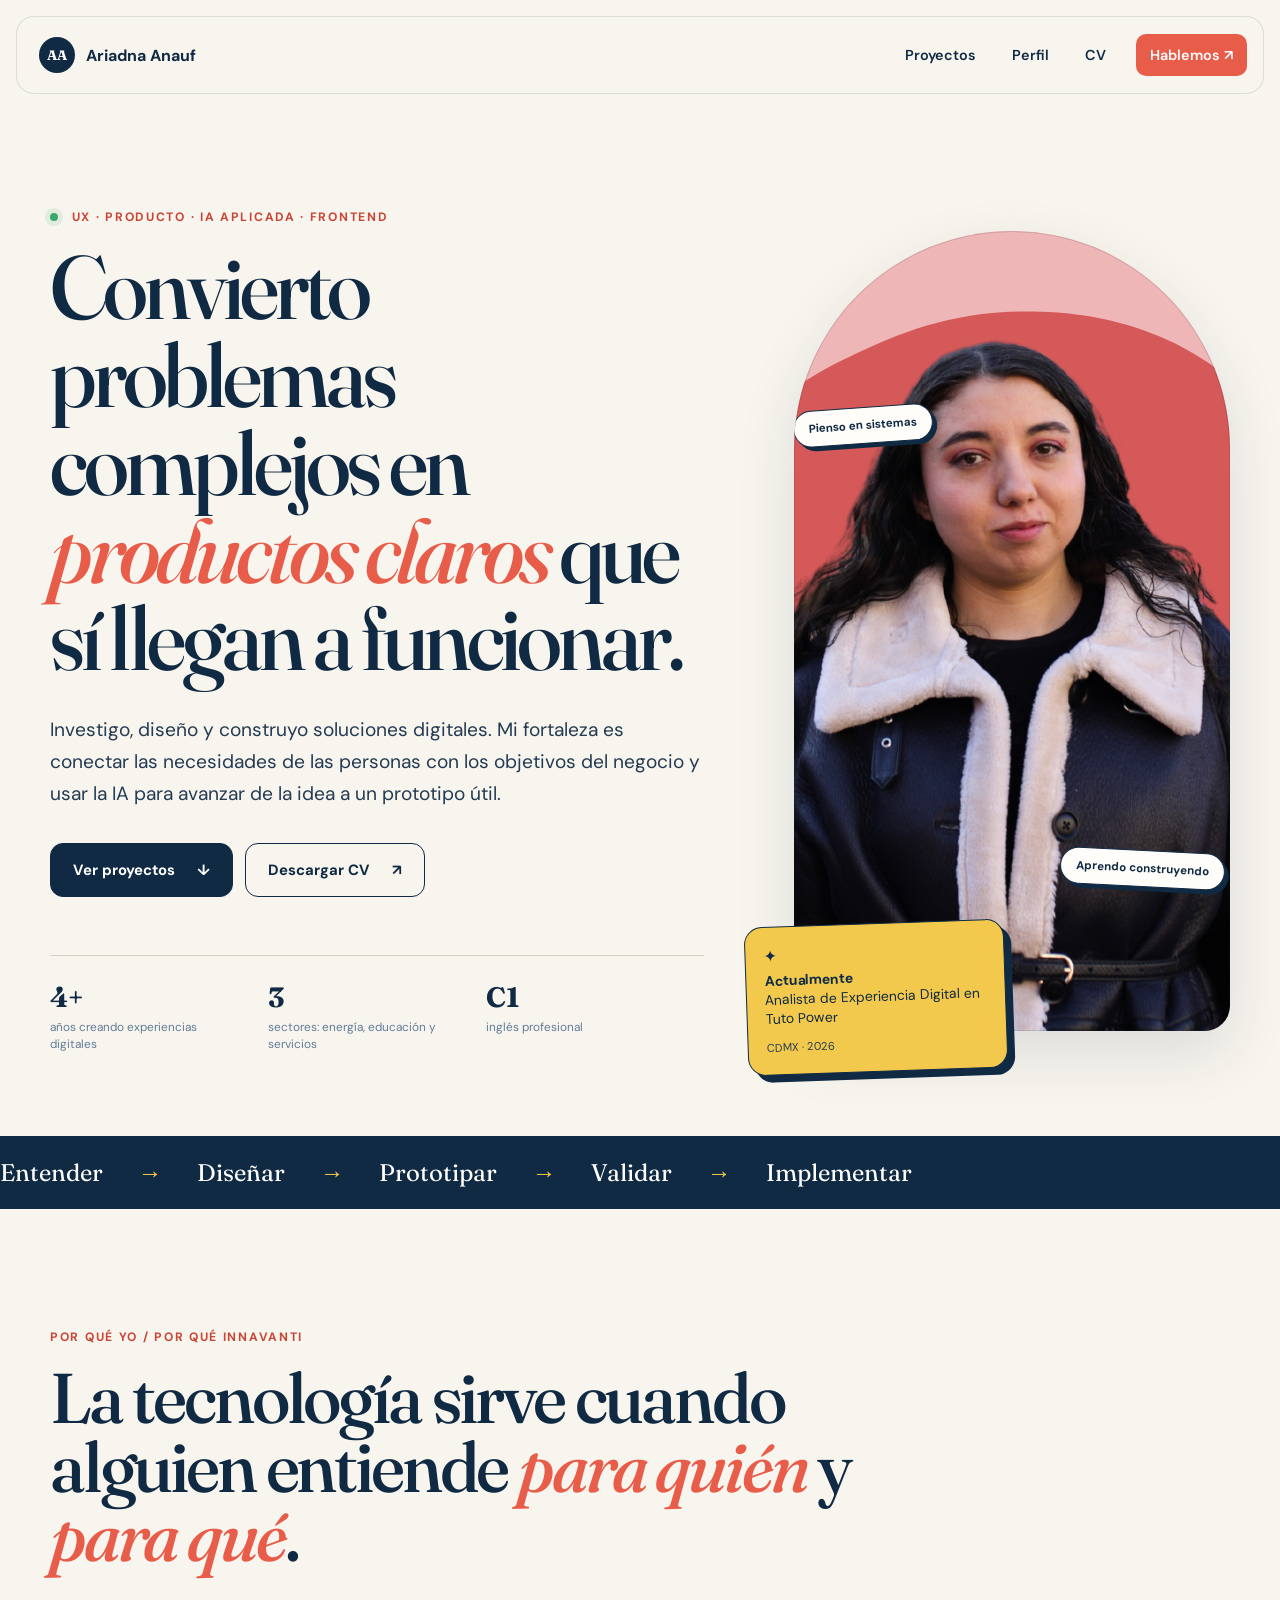
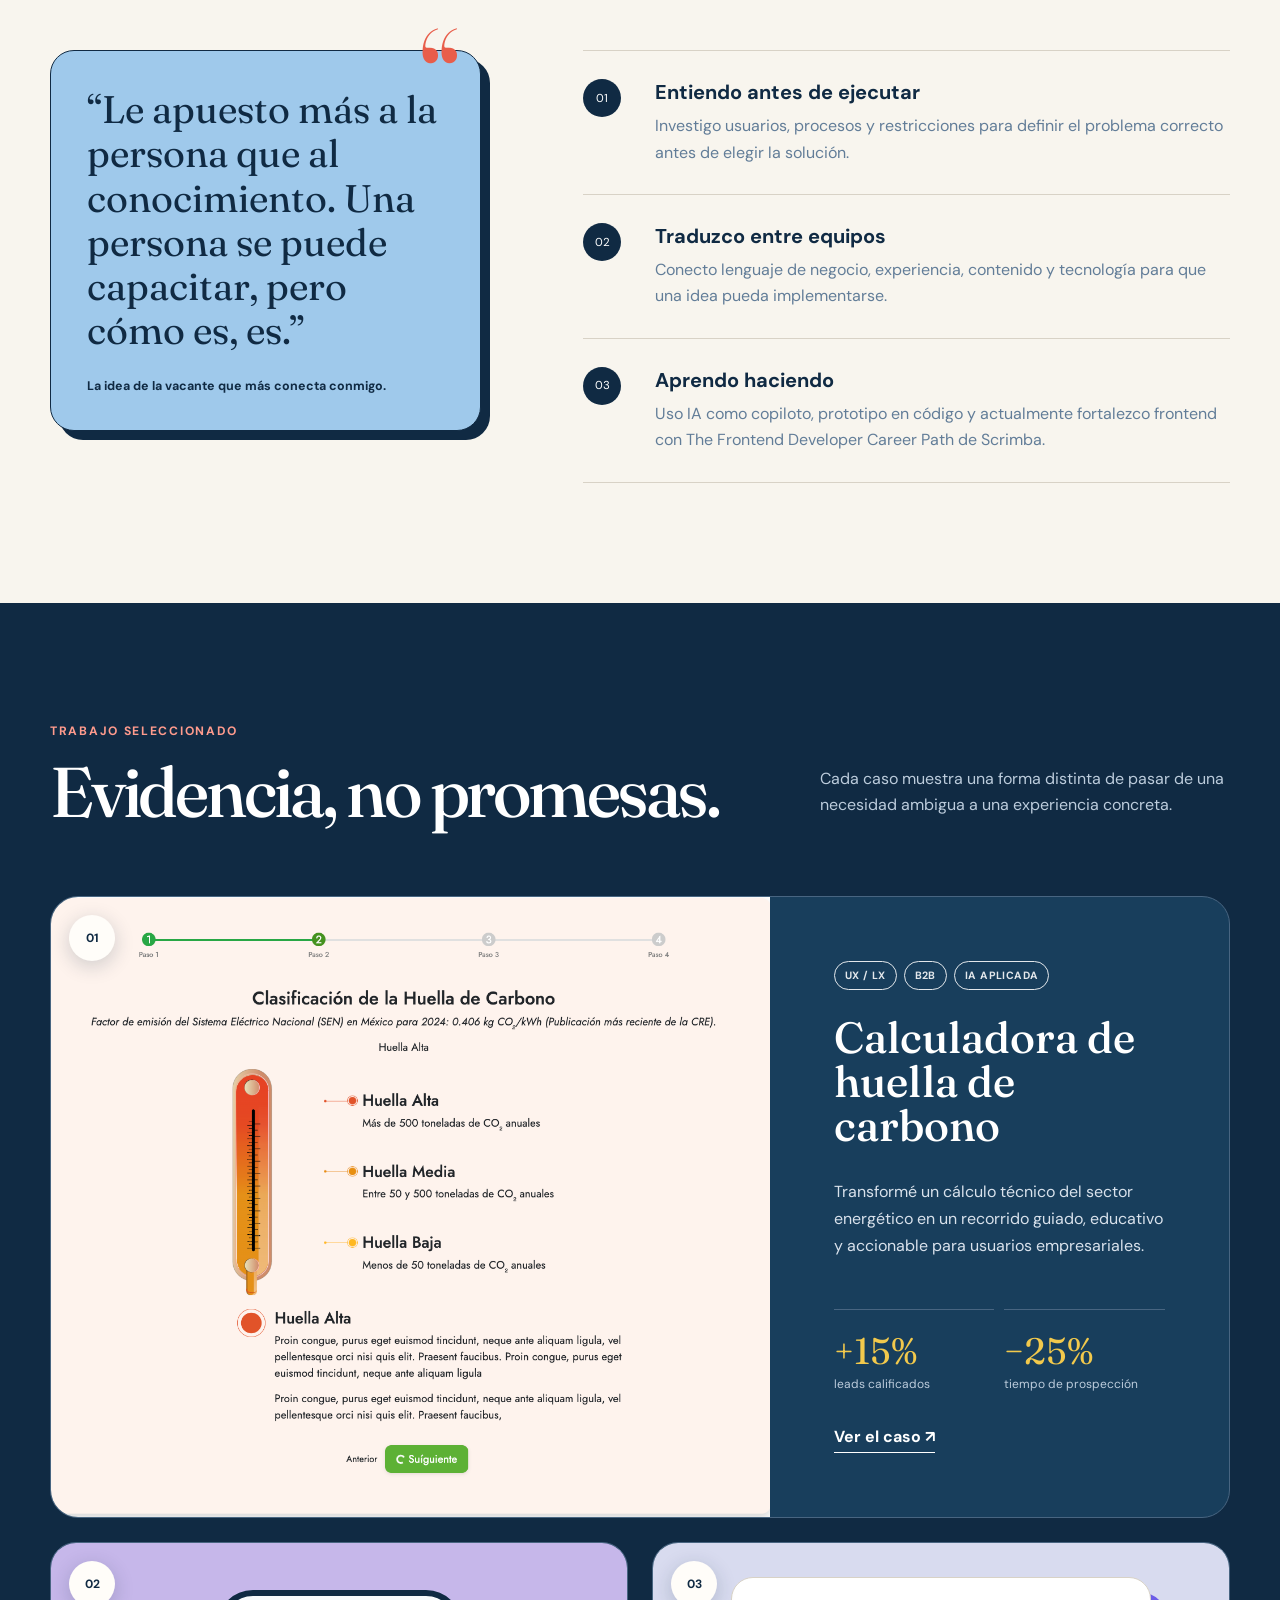
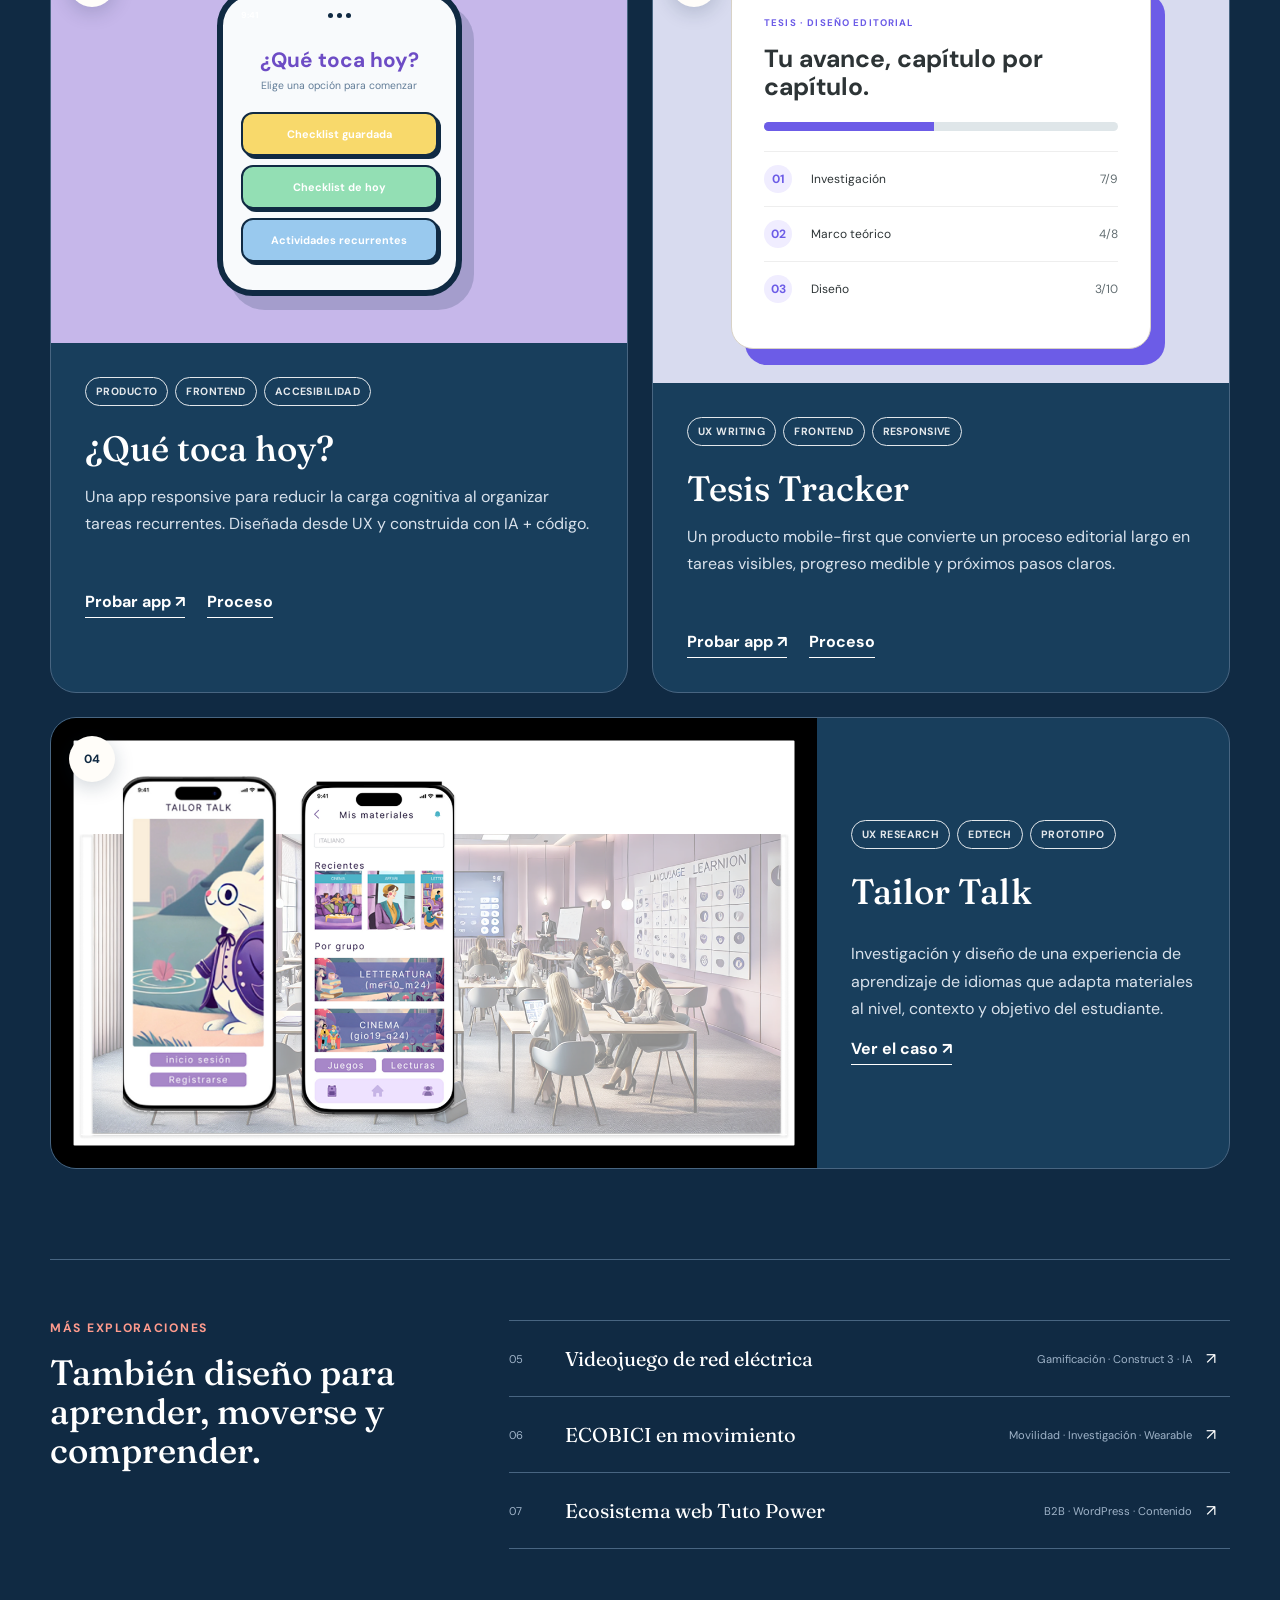
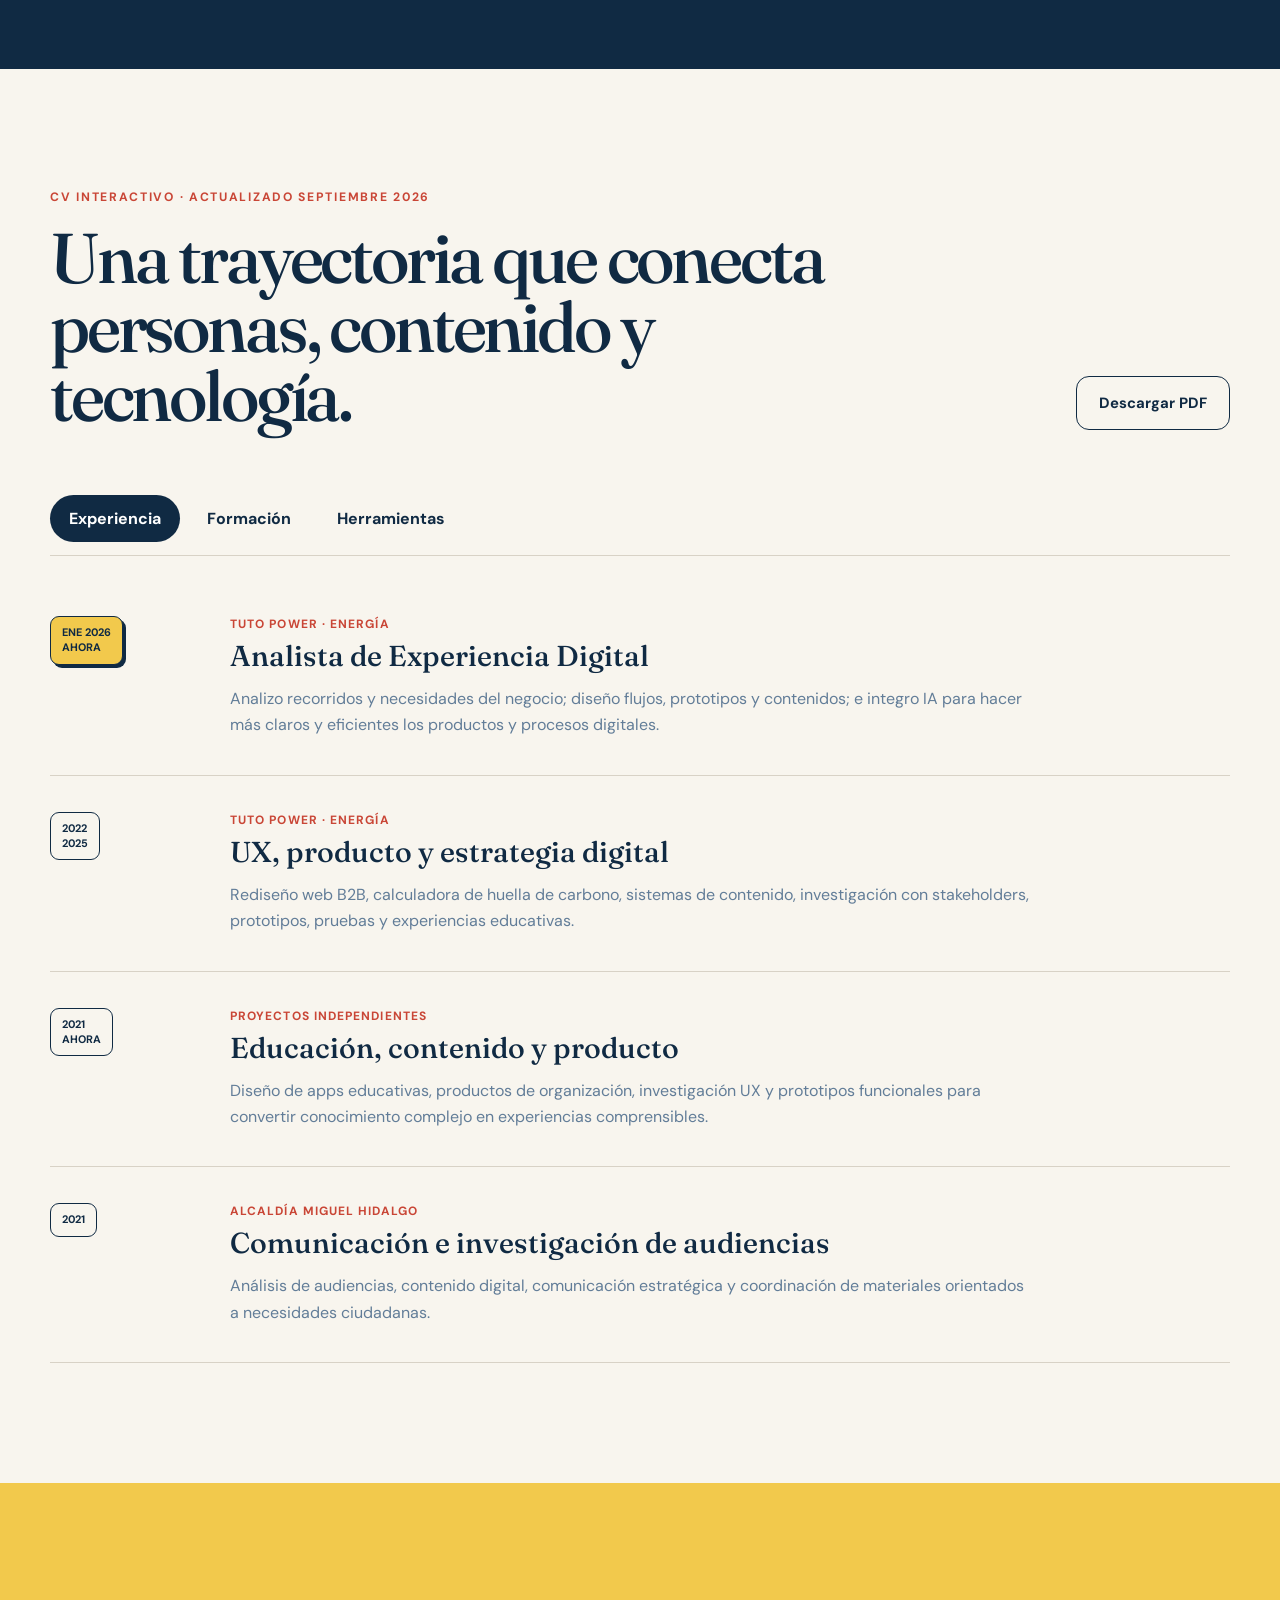
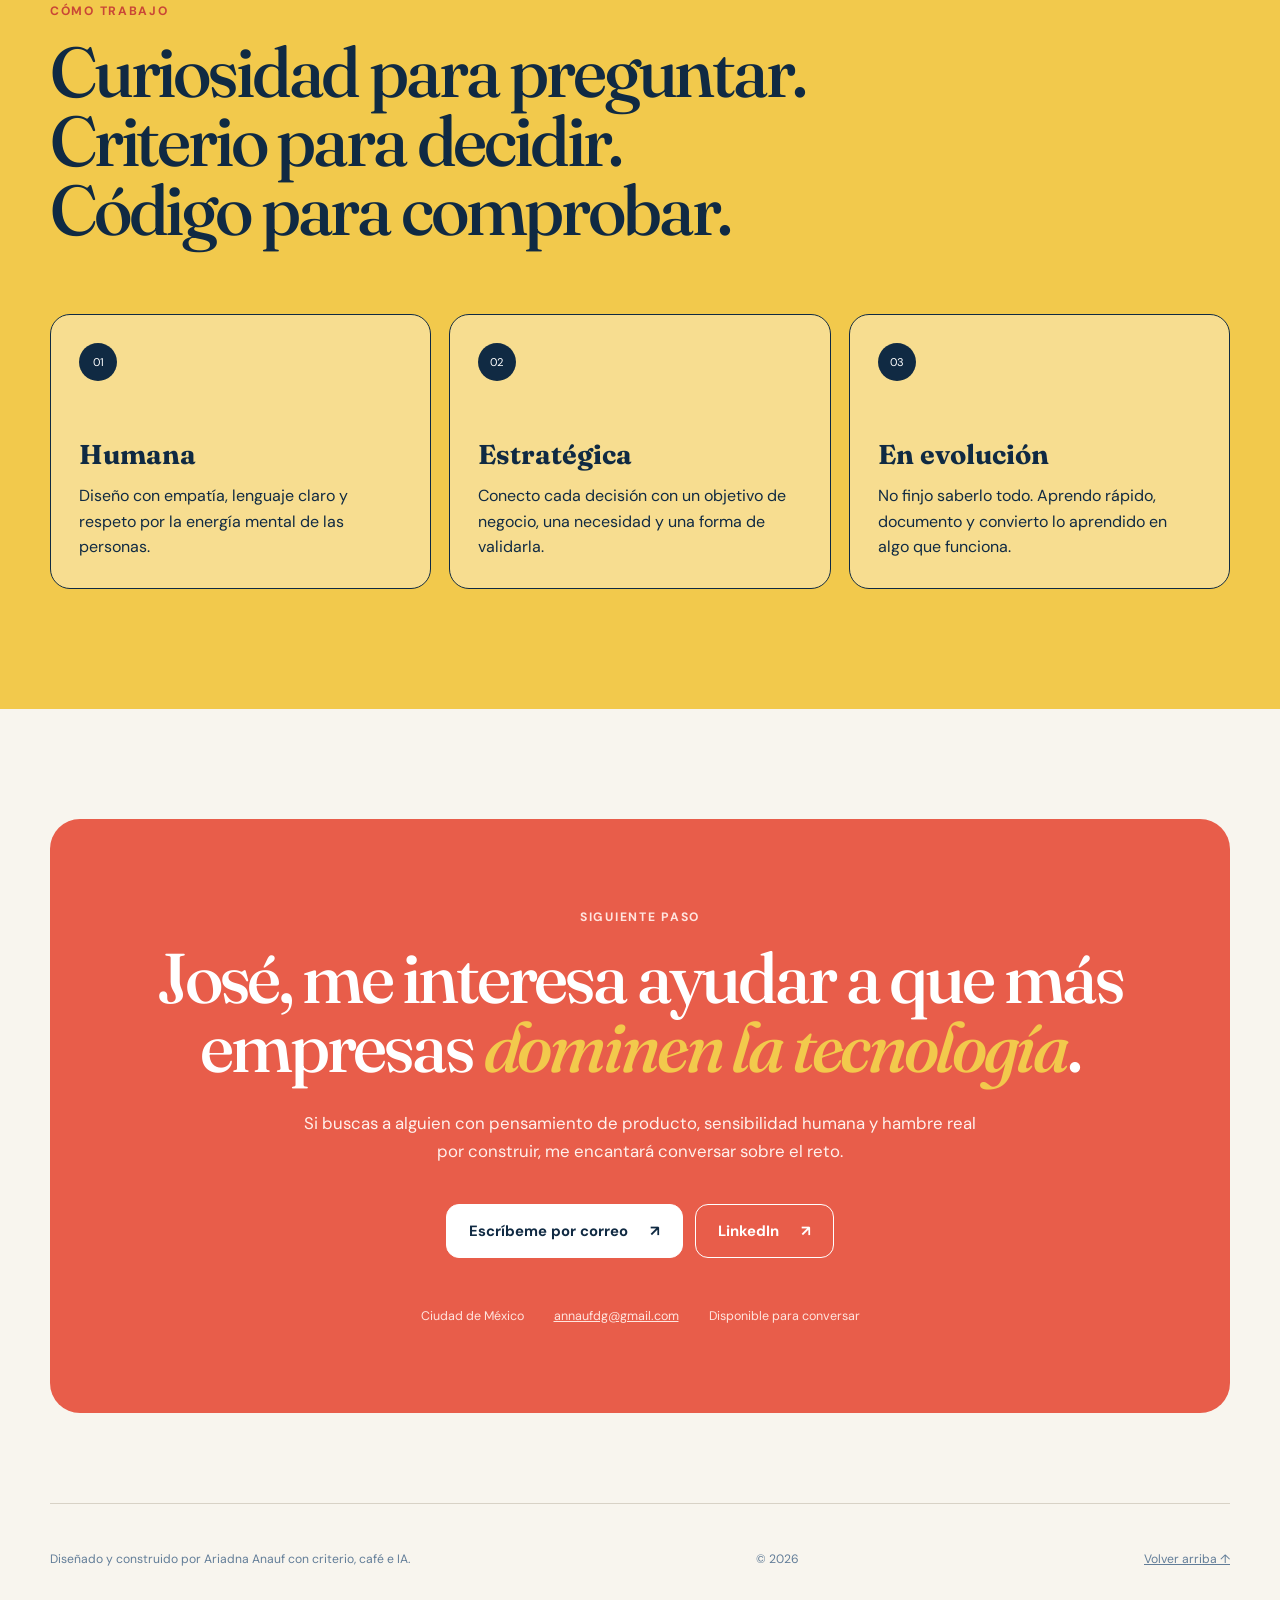
<file: index.html>
<!doctype html>
<html lang="es">
<head>
  <meta charset="utf-8">
  <meta name="viewport" content="width=device-width, initial-scale=1">
  <meta name="description" content="Portafolio de Ariadna Anauf: UX, producto digital, IA aplicada y desarrollo frontend.">
  <meta name="theme-color" content="#102A43">
  <title>Ariadna Anauf — UX, IA y producto digital</title>
  <link rel="preconnect" href="https://fonts.googleapis.com">
  <link rel="preconnect" href="https://fonts.gstatic.com" crossorigin>
  <link href="https://fonts.googleapis.com/css2?family=DM+Sans:wght@400;500;600;700&family=Fraunces:opsz,wght@9..144,500;9..144,600&display=swap" rel="stylesheet">
  <link rel="stylesheet" href="styles.css">
  <script src="script.js?v=20260911-pdf" defer></script>
</head>
<body>
  <a class="skip-link" href="#contenido">Saltar al contenido</a>

  <header class="site-header" id="inicio">
    <a class="brand" href="#inicio" aria-label="Inicio — Ariadna Anauf">
      <span class="brand-mark">AA</span>
      <span>Ariadna Anauf</span>
    </a>
    <button class="menu-button" aria-expanded="false" aria-controls="main-nav" aria-label="Abrir menú">
      <span></span><span></span>
    </button>
    <nav id="main-nav" aria-label="Navegación principal">
      <a href="#proyectos">Proyectos</a>
      <a href="#perfil">Perfil</a>
      <a href="#cv">CV</a>
      <a class="nav-cta" href="#contacto">Hablemos <span aria-hidden="true">↗</span></a>
    </nav>
  </header>

  <main id="contenido">
    <section class="hero section-shell" aria-labelledby="hero-title">
      <div class="hero-copy reveal">
        <p class="eyebrow"><span class="status-dot"></span> UX · Producto · IA aplicada · Frontend</p>
        <h1 id="hero-title">Convierto problemas complejos en <em>productos claros</em> que sí llegan a funcionar.</h1>
        <p class="hero-lede">Investigo, diseño y construyo soluciones digitales. Mi fortaleza es conectar las necesidades de las personas con los objetivos del negocio y usar la IA para avanzar de la idea a un prototipo útil.</p>
        <div class="hero-actions">
          <a class="button button-primary" href="#proyectos">Ver proyectos <span aria-hidden="true">↓</span></a>
          <a class="button button-secondary" href="assets/CV-Ariadna-Anauf-2026.pdf" download>Descargar CV <span aria-hidden="true">↗</span></a>
        </div>
        <div class="proof-row" aria-label="Resumen profesional">
          <div><strong>4+</strong><span>años creando experiencias digitales</span></div>
          <div><strong>3</strong><span>sectores: energía, educación y servicios</span></div>
          <div><strong>C1</strong><span>inglés profesional</span></div>
        </div>
      </div>

      <div class="hero-visual reveal" data-delay="1">
        <div class="portrait-frame">
          <img src="assets/ariadna-profile.png" alt="Retrato de Ariadna Anauf" width="800" height="800">
          <span class="portrait-tag tag-one">Pienso en sistemas</span>
          <span class="portrait-tag tag-two">Aprendo construyendo</span>
        </div>
        <div class="availability-card">
          <span class="availability-icon" aria-hidden="true">✦</span>
          <p><strong>Actualmente</strong> Analista de Experiencia Digital en Tuto Power</p>
          <span>CDMX · 2026</span>
        </div>
      </div>
    </section>

    <section class="fit-strip" aria-label="Propuesta de valor">
      <p>Entender <span>→</span> Diseñar <span>→</span> Prototipar <span>→</span> Validar <span>→</span> Implementar</p>
    </section>

    <section class="section-shell section-pad fit-section" id="perfil" aria-labelledby="fit-title">
      <div class="section-heading reveal">
        <p class="eyebrow">Por qué yo / por qué Innavanti</p>
        <h2 id="fit-title">La tecnología sirve cuando alguien entiende <em>para quién</em> y <em>para qué</em>.</h2>
      </div>
      <div class="fit-grid">
        <blockquote class="quote-card reveal">
          <p>“Le apuesto más a la persona que al conocimiento. Una persona se puede capacitar, pero cómo es, es.”</p>
          <footer>La idea de la vacante que más conecta conmigo.</footer>
        </blockquote>
        <div class="fit-points reveal" data-delay="1">
          <article>
            <span>01</span>
            <div><h3>Entiendo antes de ejecutar</h3><p>Investigo usuarios, procesos y restricciones para definir el problema correcto antes de elegir la solución.</p></div>
          </article>
          <article>
            <span>02</span>
            <div><h3>Traduzco entre equipos</h3><p>Conecto lenguaje de negocio, experiencia, contenido y tecnología para que una idea pueda implementarse.</p></div>
          </article>
          <article>
            <span>03</span>
            <div><h3>Aprendo haciendo</h3><p>Uso IA como copiloto, prototipo en código y actualmente fortalezco frontend con The Frontend Developer Career Path de Scrimba.</p></div>
          </article>
        </div>
      </div>
    </section>

    <section class="projects section-pad" id="proyectos" aria-labelledby="projects-title">
      <div class="section-shell">
        <div class="section-heading projects-heading reveal">
          <div>
            <p class="eyebrow">Trabajo seleccionado</p>
            <h2 id="projects-title">Evidencia, no promesas.</h2>
          </div>
          <p>Cada caso muestra una forma distinta de pasar de una necesidad ambigua a una experiencia concreta.</p>
        </div>

        <article class="featured-project reveal">
          <div class="project-image image-calculator">
            <img src="assets/carbon-calculator.png" alt="Interfaz de resultados de la calculadora de huella de carbono" loading="lazy">
            <span class="project-number">01</span>
          </div>
          <div class="project-copy">
            <div class="pill-row"><span>UX / LX</span><span>B2B</span><span>IA aplicada</span></div>
            <h3>Calculadora de huella de carbono</h3>
            <p>Transformé un cálculo técnico del sector energético en un recorrido guiado, educativo y accionable para usuarios empresariales.</p>
            <dl class="metrics">
              <div><dt>+15%</dt><dd>leads calificados</dd></div>
              <div><dt>−25%</dt><dd>tiempo de prospección</dd></div>
            </dl>
            <button class="text-link project-open" data-project="carbon">Ver el caso <span aria-hidden="true">↗</span></button>
          </div>
        </article>

        <div class="project-grid">
          <article class="project-card reveal">
            <div class="project-thumb app-preview today-preview" aria-label="Vista previa de la app ¿Qué toca hoy?">
              <div class="mini-phone">
                <span>9:41</span>
                <div class="mini-app-head"><i></i><i></i><i></i></div>
                <h4>¿Qué toca hoy?</h4>
                <p>Elige una opción para comenzar</p>
                <b class="mini-action yellow">Checklist guardada</b>
                <b class="mini-action green">Checklist de hoy</b>
                <b class="mini-action blue">Actividades recurrentes</b>
              </div>
              <span class="project-number">02</span>
            </div>
            <div class="card-body">
              <div class="pill-row"><span>Producto</span><span>Frontend</span><span>Accesibilidad</span></div>
              <h3>¿Qué toca hoy?</h3>
              <p>Una app responsive para reducir la carga cognitiva al organizar tareas recurrentes. Diseñada desde UX y construida con IA + código.</p>
              <div class="card-links">
                <a class="text-link" href="prototypes/que-toca-hoy/index.html" target="_blank" rel="noreferrer">Probar app <span aria-hidden="true">↗</span></a>
                <button class="text-link project-open" data-project="today">Proceso</button>
              </div>
            </div>
          </article>

          <article class="project-card reveal" data-delay="1">
            <div class="project-thumb app-preview thesis-preview" aria-label="Vista previa de Tesis Tracker">
              <div class="tracker-ui">
                <span class="tracker-label">TESIS · DISEÑO EDITORIAL</span>
                <strong>Tu avance, capítulo por capítulo.</strong>
                <div class="tracker-progress"><i></i></div>
                <div class="tracker-row"><b>01</b><span>Investigación</span><em>7/9</em></div>
                <div class="tracker-row"><b>02</b><span>Marco teórico</span><em>4/8</em></div>
                <div class="tracker-row"><b>03</b><span>Diseño</span><em>3/10</em></div>
              </div>
              <span class="project-number">03</span>
            </div>
            <div class="card-body">
              <div class="pill-row"><span>UX writing</span><span>Frontend</span><span>Responsive</span></div>
              <h3>Tesis Tracker</h3>
              <p>Un producto mobile-first que convierte un proceso editorial largo en tareas visibles, progreso medible y próximos pasos claros.</p>
              <div class="card-links">
                <a class="text-link" href="prototypes/tesis-tracker/index.html" target="_blank" rel="noreferrer">Probar app <span aria-hidden="true">↗</span></a>
                <button class="text-link project-open" data-project="thesis">Proceso</button>
              </div>
            </div>
          </article>

          <article class="project-card project-card-wide reveal">
            <div class="project-thumb image-tailor">
              <img src="assets/tailor-talk.png" alt="Pantallas de la app de aprendizaje Tailor Talk" loading="lazy">
              <span class="project-number">04</span>
            </div>
            <div class="card-body">
              <div class="pill-row"><span>UX Research</span><span>EdTech</span><span>Prototipo</span></div>
              <h3>Tailor Talk</h3>
              <p>Investigación y diseño de una experiencia de aprendizaje de idiomas que adapta materiales al nivel, contexto y objetivo del estudiante.</p>
              <button class="text-link project-open" data-project="tailor">Ver el caso <span aria-hidden="true">↗</span></button>
            </div>
          </article>
        </div>

        <div class="more-work reveal">
          <div>
            <p class="eyebrow">Más exploraciones</p>
            <h3>También diseño para aprender, moverse y comprender.</h3>
          </div>
          <div class="work-list">
            <button class="work-item project-open" data-project="solar">
              <span class="work-index">05</span><span class="work-name">Videojuego de red eléctrica</span><span class="work-tags">Gamificación · Construct 3 · IA</span><span aria-hidden="true">↗</span>
            </button>
            <button class="work-item project-open" data-project="ecobici">
              <span class="work-index">06</span><span class="work-name">ECOBICI en movimiento</span><span class="work-tags">Movilidad · Investigación · Wearable</span><span aria-hidden="true">↗</span>
            </button>
            <button class="work-item project-open" data-project="web">
              <span class="work-index">07</span><span class="work-name">Ecosistema web Tuto Power</span><span class="work-tags">B2B · WordPress · Contenido</span><span aria-hidden="true">↗</span>
            </button>
          </div>
        </div>
      </div>
    </section>

    <section class="section-shell section-pad cv-section" id="cv" aria-labelledby="cv-title">
      <div class="section-heading cv-heading reveal">
        <div>
          <p class="eyebrow">CV interactivo · actualizado septiembre 2026</p>
          <h2 id="cv-title">Una trayectoria que conecta personas, contenido y tecnología.</h2>
        </div>
        <a class="button button-secondary" href="assets/CV-Ariadna-Anauf-2026.pdf" download>Descargar PDF</a>
      </div>

      <div class="cv-tabs reveal" role="tablist" aria-label="Secciones del currículum">
        <button role="tab" aria-selected="true" aria-controls="panel-experience" id="tab-experience" data-tab="experience">Experiencia</button>
        <button role="tab" aria-selected="false" aria-controls="panel-education" id="tab-education" data-tab="education">Formación</button>
        <button role="tab" aria-selected="false" aria-controls="panel-skills" id="tab-skills" data-tab="skills">Herramientas</button>
      </div>

      <div class="cv-panels reveal" data-delay="1">
        <div class="cv-panel active" id="panel-experience" role="tabpanel" aria-labelledby="tab-experience">
          <article class="timeline-item current">
            <div class="timeline-date">ENE 2026<br>AHORA</div>
            <div><p class="timeline-kicker">Tuto Power · Energía</p><h3>Analista de Experiencia Digital</h3><p>Analizo recorridos y necesidades del negocio; diseño flujos, prototipos y contenidos; e integro IA para hacer más claros y eficientes los productos y procesos digitales.</p></div>
          </article>
          <article class="timeline-item">
            <div class="timeline-date">2022<br>2025</div>
            <div><p class="timeline-kicker">Tuto Power · Energía</p><h3>UX, producto y estrategia digital</h3><p>Rediseño web B2B, calculadora de huella de carbono, sistemas de contenido, investigación con stakeholders, prototipos, pruebas y experiencias educativas.</p></div>
          </article>
          <article class="timeline-item">
            <div class="timeline-date">2021<br>AHORA</div>
            <div><p class="timeline-kicker">Proyectos independientes</p><h3>Educación, contenido y producto</h3><p>Diseño de apps educativas, productos de organización, investigación UX y prototipos funcionales para convertir conocimiento complejo en experiencias comprensibles.</p></div>
          </article>
          <article class="timeline-item">
            <div class="timeline-date">2021</div>
            <div><p class="timeline-kicker">Alcaldía Miguel Hidalgo</p><h3>Comunicación e investigación de audiencias</h3><p>Análisis de audiencias, contenido digital, comunicación estratégica y coordinación de materiales orientados a necesidades ciudadanas.</p></div>
          </article>
        </div>

        <div class="cv-panel" id="panel-education" role="tabpanel" aria-labelledby="tab-education" hidden>
          <article class="education-card featured"><span>EN CURSO · 2026</span><h3>The Frontend Developer Career Path</h3><p>Scrimba · HTML, CSS, JavaScript, accesibilidad y construcción de productos web.</p></article>
          <article class="education-card"><span>ESPECIALIZACIÓN</span><h3>Máster en IA para Creativos</h3><p>Founderz × Microsoft · IA aplicada, automatización, ideación y prototipado.</p></article>
          <article class="education-card"><span>CERTIFICACIÓN</span><h3>UX/UI Design Bootcamp</h3><p>Investigación, arquitectura de información, interacción, prototipado y validación.</p></article>
          <article class="education-card"><span>LICENCIATURA</span><h3>Comunicación</h3><p>Universidad Latinoamericana · narrativa, investigación y estrategia.</p></article>
          <article class="education-card"><span>FORMACIÓN DOCENTE</span><h3>Teacher’s Diploma Course</h3><p>Angloeducativo · pedagogía, inglés y diseño de experiencias de aprendizaje.</p></article>
        </div>

        <div class="cv-panel" id="panel-skills" role="tabpanel" aria-labelledby="tab-skills" hidden>
          <div class="skill-group"><span>01</span><div><h3>Entender</h3><p>Entrevistas · análisis cualitativo · desk research · benchmarking · journey maps · jobs-to-be-done</p></div></div>
          <div class="skill-group"><span>02</span><div><h3>Diseñar</h3><p>Arquitectura de información · flujos · wireframes · prototipos · UX writing · diseño conversacional · accesibilidad</p></div></div>
          <div class="skill-group"><span>03</span><div><h3>Construir</h3><p>HTML · CSS · JavaScript · WordPress · Construct 3 · Figma · Git/GitHub en aprendizaje activo</p></div></div>
          <div class="skill-group"><span>04</span><div><h3>Acelerar con IA</h3><p>Prompt design · copilotos de código · ideación · síntesis · flujos con humano en el loop · documentación</p></div></div>
          <div class="skill-group"><span>05</span><div><h3>Comunicar</h3><p>Español nativo · Inglés C1 · Italiano B2 · Francés B1</p></div></div>
        </div>
      </div>
    </section>

    <section class="principles section-pad" aria-labelledby="principles-title">
      <div class="section-shell">
        <p class="eyebrow reveal">Cómo trabajo</p>
        <h2 id="principles-title" class="reveal">Curiosidad para preguntar.<br> Criterio para decidir.<br> Código para comprobar.</h2>
        <div class="principle-grid">
          <article class="reveal"><span>01</span><h3>Humana</h3><p>Diseño con empatía, lenguaje claro y respeto por la energía mental de las personas.</p></article>
          <article class="reveal" data-delay="1"><span>02</span><h3>Estratégica</h3><p>Conecto cada decisión con un objetivo de negocio, una necesidad y una forma de validarla.</p></article>
          <article class="reveal" data-delay="2"><span>03</span><h3>En evolución</h3><p>No finjo saberlo todo. Aprendo rápido, documento y convierto lo aprendido en algo que funciona.</p></article>
        </div>
      </div>
    </section>

    <section class="contact section-shell section-pad" id="contacto" aria-labelledby="contact-title">
      <div class="contact-card reveal">
        <p class="eyebrow">Siguiente paso</p>
        <h2 id="contact-title">José, me interesa ayudar a que más empresas <em>dominen la tecnología</em>.</h2>
        <p>Si buscas a alguien con pensamiento de producto, sensibilidad humana y hambre real por construir, me encantará conversar sobre el reto.</p>
        <div class="contact-actions">
          <a class="button button-light" href="mailto:annaufdg@gmail.com?subject=Hablemos%20sobre%20la%20vacante%20en%20Innavanti">Escríbeme por correo <span aria-hidden="true">↗</span></a>
          <a class="button button-outline-light" href="https://www.linkedin.com/in/anauf-ux" target="_blank" rel="noreferrer">LinkedIn <span aria-hidden="true">↗</span></a>
        </div>
        <div class="contact-meta"><span>Ciudad de México</span><a href="mailto:annaufdg@gmail.com">annaufdg@gmail.com</a><span>Disponible para conversar</span></div>
      </div>
    </section>
  </main>

  <footer class="site-footer section-shell">
    <p>Diseñado y construido por Ariadna Anauf con criterio, café e IA.</p>
    <p>© <span id="year">2026</span></p>
    <a href="#inicio">Volver arriba ↑</a>
  </footer>

  <dialog class="project-dialog" aria-labelledby="dialog-title">
    <button class="dialog-close" aria-label="Cerrar caso">×</button>
    <div class="dialog-media" id="dialog-media"></div>
    <div class="dialog-content">
      <p class="eyebrow" id="dialog-eyebrow"></p>
      <h2 id="dialog-title"></h2>
      <p class="dialog-intro" id="dialog-intro"></p>
      <div class="dialog-grid">
        <div><h3>El reto</h3><p id="dialog-challenge"></p></div>
        <div><h3>Mi aportación</h3><p id="dialog-role"></p></div>
        <div><h3>Decisión clave</h3><p id="dialog-decision"></p></div>
        <div><h3>Resultado</h3><p id="dialog-result"></p></div>
      </div>
      <div class="dialog-actions" id="dialog-actions"></div>
    </div>
  </dialog>
</body>
</html>
</file>
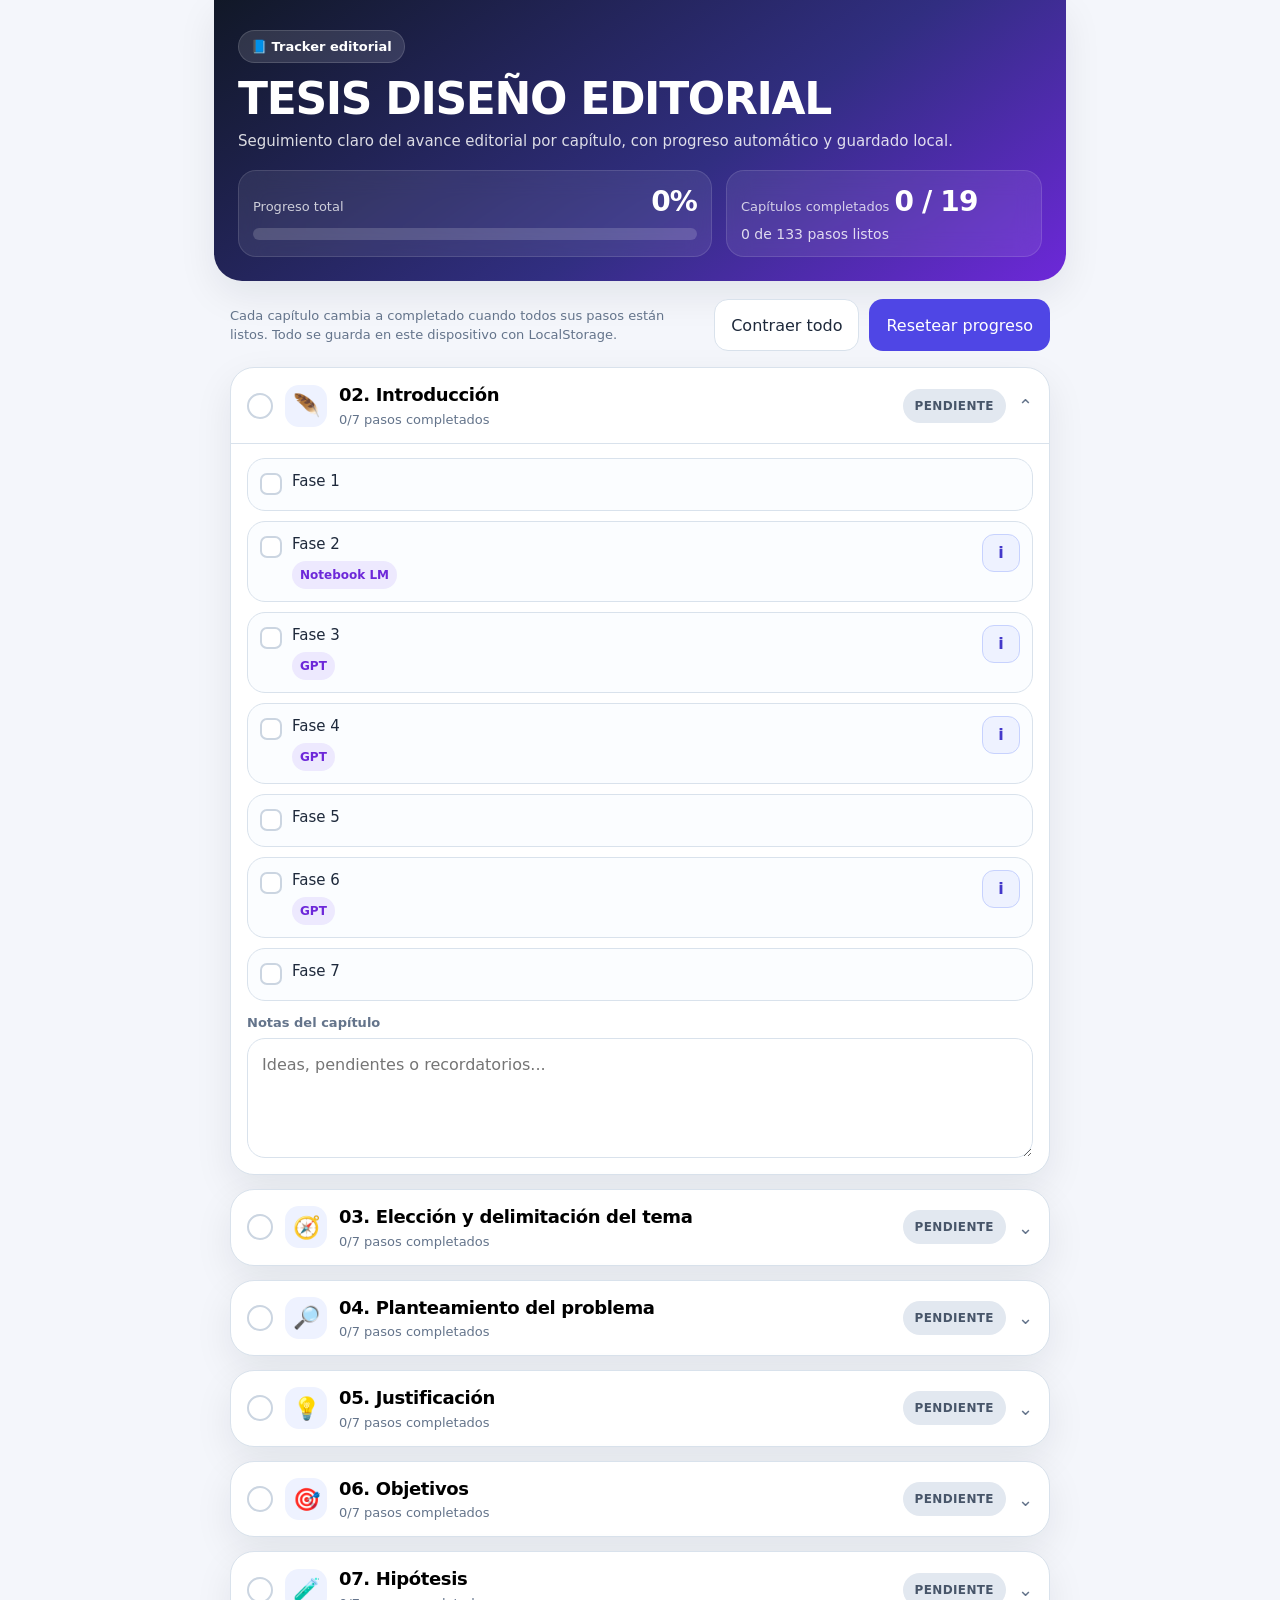
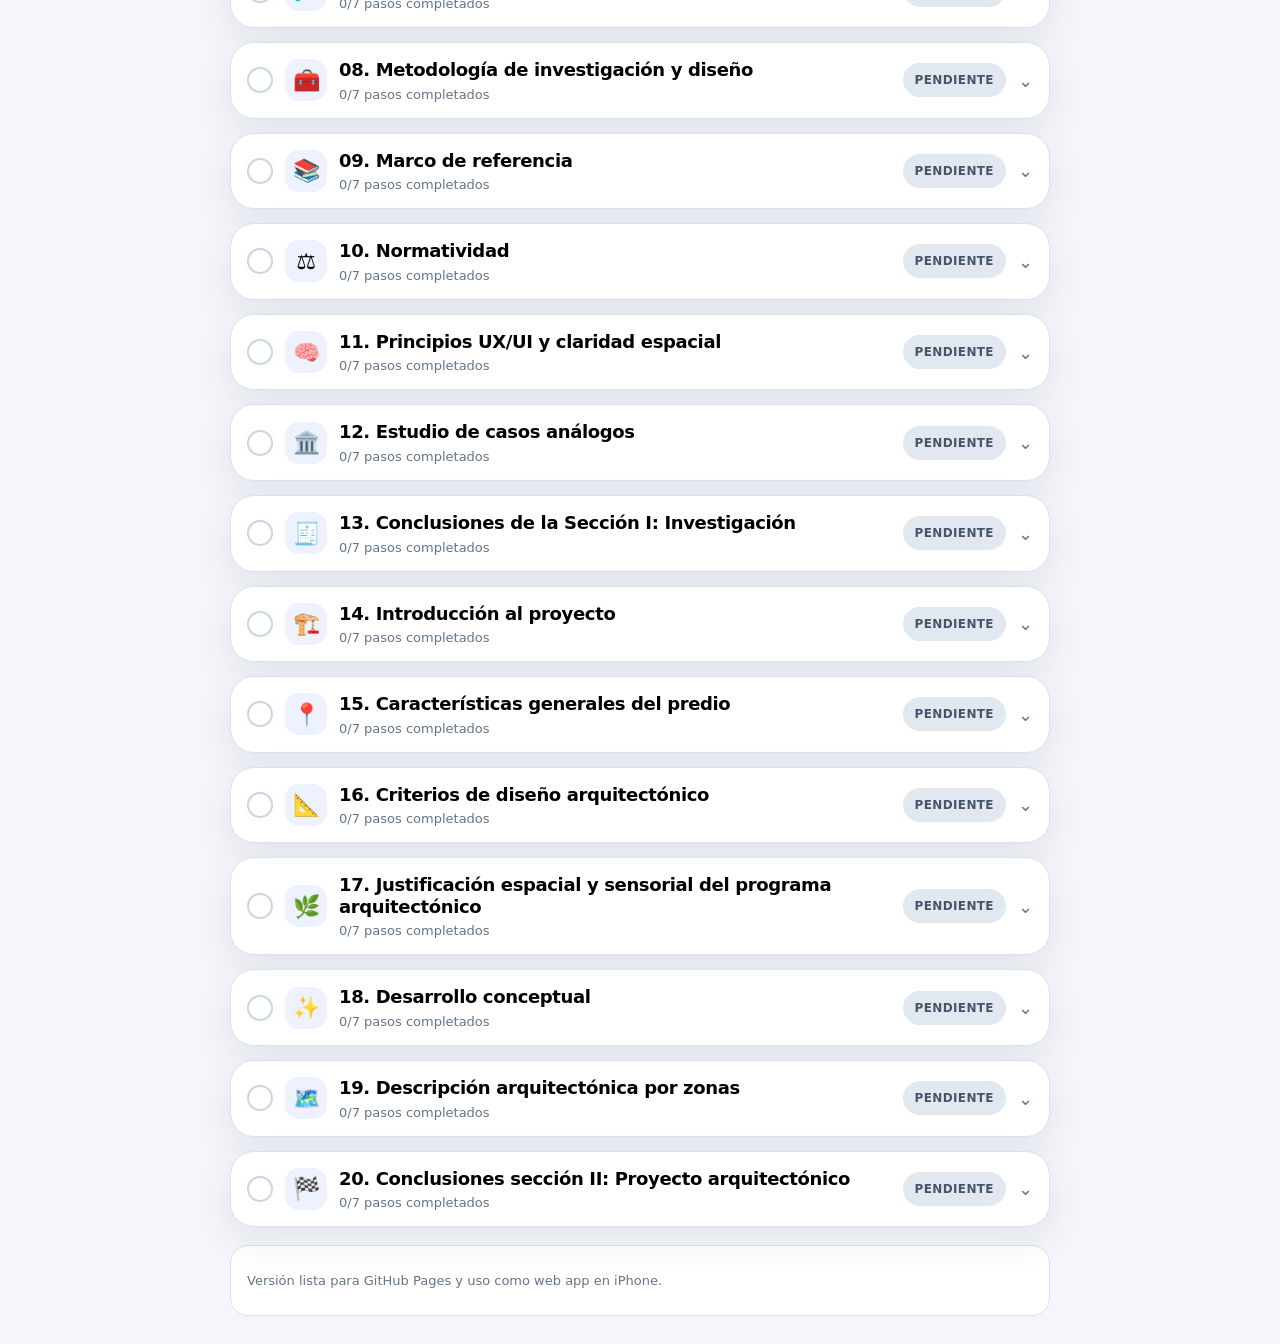
<file: prototypes/tesis-tracker/index.html>
<!DOCTYPE html>
<html lang="es">
<head>
  <meta charset="UTF-8" />
  <meta name="viewport" content="width=device-width, initial-scale=1.0, viewport-fit=cover" />
  <title>TESIS DISEÑO EDITORIAL</title>
  <meta name="theme-color" content="#1f2937" />
  <style>
    :root {
      --bg: #f4f6fb;
      --surface: #ffffff;
      --surface-soft: #eef2ff;
      --line: #d9e2ec;
      --text: #1e293b;
      --muted: #64748b;
      --accent: #4f46e5;
      --accent-2: #7c3aed;
      --success: #16a34a;
      --success-bg: #dcfce7;
      --pending-bg: #e2e8f0;
      --shadow: 0 14px 38px rgba(15, 23, 42, 0.08);
      --radius-xl: 24px;
      --radius-lg: 18px;
      --radius-md: 14px;
      --tap: 52px;
    }

    * { box-sizing: border-box; }

    html, body {
      margin: 0;
      padding: 0;
      min-height: 100%;
      background: var(--bg);
      color: var(--text);
      font-family: Inter, ui-sans-serif, system-ui, -apple-system, BlinkMacSystemFont, "Segoe UI", sans-serif;
      -webkit-tap-highlight-color: transparent;
    }

    body { min-height: 100dvh; }
    button, textarea, input { font: inherit; }

    .app-shell {
      width: min(100%, 860px);
      margin: 0 auto;
      padding: env(safe-area-inset-top) 16px calc(28px + env(safe-area-inset-bottom));
    }

    .hero {
      margin: 0 -16px 18px;
      padding: 28px 18px 22px;
      border-radius: 0 0 28px 28px;
      background: linear-gradient(145deg, #111827, #312e81 58%, #6d28d9);
      color: #fff;
      box-shadow: var(--shadow);
    }

    .hero__badge {
      display: inline-flex;
      align-items: center;
      gap: 8px;
      padding: 8px 12px;
      border-radius: 999px;
      border: 1px solid rgba(255,255,255,.14);
      background: rgba(255,255,255,.12);
      font-size: 13px;
      font-weight: 600;
    }

    .hero h1 {
      margin: 14px 0 8px;
      font-size: clamp(30px, 5.5vw, 44px);
      line-height: 1.02;
      letter-spacing: -0.03em;
    }

    .hero__text {
      margin: 0;
      color: rgba(255,255,255,.84);
      line-height: 1.5;
      font-size: 15px;
    }

    .hero__stats {
      display: grid;
      gap: 14px;
      margin-top: 18px;
    }

    .stat-card {
      background: rgba(255,255,255,.08);
      border: 1px solid rgba(255,255,255,.12);
      border-radius: 18px;
      padding: 14px;
      backdrop-filter: blur(12px);
    }

    .stat-card__top {
      display: flex;
      justify-content: space-between;
      align-items: baseline;
      gap: 12px;
      margin-bottom: 10px;
    }

    .stat-card__label {
      font-size: 13px;
      color: rgba(255,255,255,.76);
    }

    .stat-card__value {
      font-size: 28px;
      font-weight: 700;
      letter-spacing: -0.03em;
    }

    .stat-card__meta {
      display: block;
      margin-top: 8px;
      color: rgba(255,255,255,.82);
      font-size: 14px;
    }

    .progress-bar {
      height: 12px;
      border-radius: 999px;
      background: rgba(255,255,255,.16);
      overflow: hidden;
    }

    .progress-bar span {
      display: block;
      height: 100%;
      width: 0;
      background: linear-gradient(90deg, #34d399, #a3e635);
      transition: width .25s ease;
    }

    .toolbar {
      display: flex;
      flex-wrap: wrap;
      gap: 12px;
      justify-content: space-between;
      align-items: center;
      margin-bottom: 16px;
    }

    .toolbar__hint {
      margin: 0;
      flex: 1 1 260px;
      font-size: 13px;
      color: var(--muted);
      line-height: 1.5;
    }

    .toolbar__actions {
      display: flex;
      flex-wrap: wrap;
      gap: 10px;
    }

    .btn {
      min-height: var(--tap);
      padding: 12px 16px;
      border: 1px solid transparent;
      border-radius: 14px;
      cursor: pointer;
      display: inline-flex;
      align-items: center;
      justify-content: center;
      gap: 10px;
      transition: transform .12s ease, background .2s ease, border-color .2s ease;
    }

    .btn:active { transform: scale(.98); }

    .btn--ghost {
      background: var(--surface);
      border-color: var(--line);
      color: var(--text);
    }

    .btn--accent {
      background: var(--accent);
      color: #fff;
    }

    .chapters {
      display: grid;
      gap: 14px;
    }

    .chapter {
      background: var(--surface);
      border: 1px solid var(--line);
      border-radius: var(--radius-xl);
      box-shadow: var(--shadow);
      overflow: hidden;
    }

    .chapter__header {
      width: 100%;
      border: 0;
      background: transparent;
      padding: 16px;
      display: grid;
      grid-template-columns: auto auto 1fr auto auto;
      gap: 12px;
      align-items: center;
      text-align: left;
      cursor: pointer;
    }

    .chapter__status {
      width: 26px;
      height: 26px;
      border-radius: 999px;
      display: grid;
      place-items: center;
      border: 2px solid #cbd5e1;
      background: #fff;
      color: transparent;
      font-size: 14px;
      font-weight: 700;
    }

    .chapter.is-complete .chapter__status {
      background: var(--success-bg);
      border-color: var(--success);
      color: var(--success);
    }

    .chapter__emoji {
      width: 42px;
      height: 42px;
      border-radius: 14px;
      display: grid;
      place-items: center;
      background: var(--surface-soft);
      font-size: 22px;
    }

    .chapter__title {
      margin: 0;
      font-size: 18px;
      line-height: 1.2;
      letter-spacing: -0.02em;
    }

    .chapter__meta {
      margin-top: 6px;
      color: var(--muted);
      font-size: 13px;
    }

    .status-pill {
      display: inline-flex;
      align-items: center;
      justify-content: center;
      min-height: 34px;
      padding: 0 12px;
      border-radius: 999px;
      font-size: 12px;
      font-weight: 700;
      text-transform: uppercase;
      letter-spacing: .03em;
    }

    .status-pill--pending {
      background: var(--pending-bg);
      color: #475569;
    }

    .status-pill--complete {
      background: var(--success-bg);
      color: var(--success);
    }

    .chapter__chevron {
      color: var(--muted);
      font-size: 18px;
      transition: transform .2s ease;
    }

    .chapter.is-open .chapter__chevron {
      transform: rotate(180deg);
    }

    .chapter__body {
      display: none;
      border-top: 1px solid var(--line);
      padding: 0 16px 16px;
    }

    .chapter.is-open .chapter__body {
      display: block;
    }

    .tasks {
      display: grid;
      gap: 10px;
      padding-top: 14px;
    }

    .task {
      border: 1px solid var(--line);
      border-radius: var(--radius-lg);
      background: #fbfdff;
      padding: 12px;
      display: grid;
      grid-template-columns: auto 1fr auto;
      gap: 10px;
      align-items: start;
    }

    .task__checkbox {
      appearance: none;
      margin: 0;
      width: 22px;
      height: 22px;
      border-radius: 7px;
      border: 2px solid #cbd5e1;
      background: #fff;
      display: grid;
      place-items: center;
      cursor: pointer;
      position: relative;
      top: 2px;
    }

    .task__checkbox:checked {
      border-color: var(--success);
      background: var(--success);
    }

    .task__checkbox:checked::after {
      content: "✓";
      color: #fff;
      font-size: 13px;
      font-weight: 700;
    }

    .task__label {
      display: block;
      line-height: 1.4;
      font-size: 15px;
    }

    .task.is-done .task__label {
      color: var(--muted);
      text-decoration: line-through;
    }

    .task__meta {
      margin-top: 6px;
      display: flex;
      flex-wrap: wrap;
      gap: 8px;
    }

    .ai-chip {
      display: inline-flex;
      align-items: center;
      min-height: 28px;
      padding: 4px 8px;
      border-radius: 999px;
      font-size: 12px;
      font-weight: 600;
      background: #ede9fe;
      color: #6d28d9;
    }

    .info-btn {
      min-width: 38px;
      min-height: 38px;
      border-radius: 12px;
      border: 1px solid #c7d2fe;
      background: #eef2ff;
      color: #4338ca;
      font-weight: 700;
      cursor: pointer;
    }

    .notes {
      margin-top: 14px;
      display: grid;
      gap: 8px;
    }

    .notes label {
      font-size: 13px;
      font-weight: 600;
      color: var(--muted);
    }

    .notes textarea {
      width: 100%;
      min-height: 120px;
      resize: vertical;
      border: 1px solid var(--line);
      border-radius: var(--radius-lg);
      background: #fff;
      color: var(--text);
      padding: 14px;
      line-height: 1.5;
    }

    .notes textarea:focus,
    .btn:focus,
    .chapter__header:focus-visible,
    .info-btn:focus,
    .task__checkbox:focus {
      outline: 3px solid rgba(79,70,229,.18);
      outline-offset: 2px;
    }

    .app-footer {
      margin-top: 18px;
      padding: 14px 16px;
      border-radius: 18px;
      background: var(--surface);
      border: 1px solid var(--line);
      color: var(--muted);
      font-size: 13px;
    }

    .modal-backdrop {
      position: fixed;
      inset: 0;
      background: rgba(15,23,42,.45);
      display: none;
      align-items: end;
      justify-content: center;
      padding: 16px;
      z-index: 100;
    }

    .modal-backdrop.is-open {
      display: flex;
    }

    .modal {
      width: min(100%, 720px);
      max-height: 82dvh;
      overflow: auto;
      background: #fff;
      border-radius: 24px;
      padding: 18px;
      box-shadow: var(--shadow);
    }

    .modal__eyebrow {
      display: inline-flex;
      padding: 6px 10px;
      border-radius: 999px;
      background: #eef2ff;
      color: #4338ca;
      font-size: 12px;
      font-weight: 700;
      text-transform: uppercase;
      letter-spacing: .03em;
    }

    .modal h2 {
      margin: 12px 0 8px;
      font-size: 22px;
      line-height: 1.1;
      letter-spacing: -0.02em;
    }

    .modal p {
      margin: 0 0 14px;
      color: #334155;
      line-height: 1.55;
      white-space: pre-wrap;
    }

    .modal__actions {
      display: flex;
      justify-content: flex-end;
      flex-wrap: wrap;
      gap: 10px;
    }

    @media (min-width: 768px) {
      .app-shell {
        padding-left: 20px;
        padding-right: 20px;
      }

      .hero {
        padding: 30px 24px 24px;
      }

      .hero__stats {
        grid-template-columns: 1.2fr .8fr;
      }
    }
  </style>
</head>
<body>
  <main class="app-shell">
    <header class="hero">
      <div class="hero__badge">📘 Tracker editorial</div>
      <h1>TESIS DISEÑO EDITORIAL</h1>
      <p class="hero__text">Seguimiento claro del avance editorial por capítulo, con progreso automático y guardado local.</p>

      <section class="hero__stats" aria-label="Resumen de avance">
        <article class="stat-card stat-card--progress">
          <div class="stat-card__top">
            <span class="stat-card__label">Progreso total</span>
            <strong class="stat-card__value" id="progressPercent">0%</strong>
          </div>
          <div class="progress-bar" aria-hidden="true">
            <span id="progressFill"></span>
          </div>
        </article>

        <article class="stat-card">
          <span class="stat-card__label">Capítulos completados</span>
          <strong class="stat-card__value" id="chaptersDone">0 / 0</strong>
          <span class="stat-card__meta" id="stepsDone">0 de 0 pasos listos</span>
        </article>
      </section>
    </header>

    <section class="toolbar" aria-label="Acciones generales">
      <p class="toolbar__hint">Cada capítulo cambia a completado cuando todos sus pasos están listos. Todo se guarda en este dispositivo con LocalStorage.</p>
      <div class="toolbar__actions">
        <button class="btn btn--ghost" id="toggleAllBtn" type="button">Contraer todo</button>
        <button class="btn btn--accent" id="resetBtn" type="button">Resetear progreso</button>
      </div>
    </section>

    <section class="chapters" id="chaptersContainer" aria-label="Capítulos del tracker"></section>

    <footer class="app-footer">
      <p>Versión lista para GitHub Pages y uso como web app en iPhone.</p>
    </footer>
  </main>

  <div class="modal-backdrop" id="infoModal" aria-hidden="true">
    <div class="modal" role="dialog" aria-modal="true" aria-labelledby="infoModalTitle">
      <span class="modal__eyebrow">Info de fase</span>
      <h2 id="infoModalTitle">Herramienta IA</h2>
      <p id="infoModalText"></p>
      <div class="modal__actions">
        <button class="btn btn--ghost" id="copyInfoBtn" type="button">Copiar texto</button>
        <button class="btn btn--accent" id="closeInfoBtn" type="button">Cerrar</button>
      </div>
    </div>
  </div>

  <script>
    const STORAGE_KEY = 'tesis-diseno-editorial-v2';

    const phaseInfo = {
      phase2: {
        ai: 'Notebook LM',
        text: 'Fase 2 usa Notebook LM. Esta fase sirve para revisar, leer o consultar material base de forma más analítica antes de pasar a ajustes posteriores.'
      },
      phase3: {
        ai: 'GPT',
        text: 'Fase 3 usa GPT. Esta fase sirve para reinterpretar, estructurar o transformar el contenido según el objetivo editorial del capítulo.'
      },
      phase4: {
        ai: 'GPT',
        text: 'Fase 4 usa GPT. Aquí puedes apoyarte en GPT para refinar, revisar o ajustar el contenido en función de claridad y coherencia.'
      },
      phase6: {
        ai: 'GPT',
        text: 'Fase 6 usa GPT. Esta fase puede ayudarte a pulir entregables, detectar inconsistencias y acelerar el cierre de cada capítulo.'
      }
    };

    const chaptersSeed = [
      { id: 'c02', emoji: '🪶', title: '02. Introducción' },
      { id: 'c03', emoji: '🧭', title: '03. Elección y delimitación del tema' },
      { id: 'c04', emoji: '🔎', title: '04. Planteamiento del problema' },
      { id: 'c05', emoji: '💡', title: '05. Justificación' },
      { id: 'c06', emoji: '🎯', title: '06. Objetivos' },
      { id: 'c07', emoji: '🧪', title: '07. Hipótesis' },
      { id: 'c08', emoji: '🧰', title: '08. Metodología de investigación y diseño' },
      { id: 'c09', emoji: '📚', title: '09. Marco de referencia' },
      { id: 'c10', emoji: '⚖️', title: '10. Normatividad' },
      { id: 'c11', emoji: '🧠', title: '11. Principios UX/UI y claridad espacial' },
      { id: 'c12', emoji: '🏛️', title: '12. Estudio de casos análogos' },
      { id: 'c13', emoji: '🧾', title: '13. Conclusiones de la Sección I: Investigación' },
      { id: 'c14', emoji: '🏗️', title: '14. Introducción al proyecto' },
      { id: 'c15', emoji: '📍', title: '15. Características generales del predio' },
      { id: 'c16', emoji: '📐', title: '16. Criterios de diseño arquitectónico' },
      { id: 'c17', emoji: '🌿', title: '17. Justificación espacial y sensorial del programa arquitectónico' },
      { id: 'c18', emoji: '✨', title: '18. Desarrollo conceptual' },
      { id: 'c19', emoji: '🗺️', title: '19. Descripción arquitectónica por zonas' },
      { id: 'c20', emoji: '🏁', title: '20. Conclusiones sección II: Proyecto arquitectónico' }
    ].map(chapter => ({
      ...chapter,
      tasks: [
        { id: `${chapter.id}-phase1`, label: 'Fase 1' },
        { id: `${chapter.id}-phase2`, label: 'Fase 2', infoKey: 'phase2' },
        { id: `${chapter.id}-phase3`, label: 'Fase 3', infoKey: 'phase3' },
        { id: `${chapter.id}-phase4`, label: 'Fase 4', infoKey: 'phase4' },
        { id: `${chapter.id}-phase5`, label: 'Fase 5' },
        { id: `${chapter.id}-phase6`, label: 'Fase 6', infoKey: 'phase6' },
        { id: `${chapter.id}-phase7`, label: 'Fase 7' }
      ]
    }));

    const state = loadState();

    const chaptersContainer = document.getElementById('chaptersContainer');
    const progressPercent = document.getElementById('progressPercent');
    const chaptersDone = document.getElementById('chaptersDone');
    const stepsDone = document.getElementById('stepsDone');
    const progressFill = document.getElementById('progressFill');
    const resetBtn = document.getElementById('resetBtn');
    const toggleAllBtn = document.getElementById('toggleAllBtn');

    const infoModal = document.getElementById('infoModal');
    const infoModalTitle = document.getElementById('infoModalTitle');
    const infoModalText = document.getElementById('infoModalText');
    const closeInfoBtn = document.getElementById('closeInfoBtn');
    const copyInfoBtn = document.getElementById('copyInfoBtn');

    function createInitialState() {
      const openChapters = {};
      const completed = {};
      const notes = {};

      chaptersSeed.forEach((chapter, index) => {
        openChapters[chapter.id] = index === 0;
        notes[chapter.id] = '';
        chapter.tasks.forEach(task => {
          completed[task.id] = false;
        });
      });

      return { openChapters, completed, notes };
    }

    function loadState() {
      try {
        const raw = localStorage.getItem(STORAGE_KEY);
        if (!raw) return createInitialState();
        const parsed = JSON.parse(raw);
        return mergeState(parsed);
      } catch {
        return createInitialState();
      }
    }

    function mergeState(parsed) {
      const base = createInitialState();
      return {
        openChapters: { ...base.openChapters, ...(parsed.openChapters || {}) },
        completed: { ...base.completed, ...(parsed.completed || {}) },
        notes: { ...base.notes, ...(parsed.notes || {}) }
      };
    }

    function saveState() {
      localStorage.setItem(STORAGE_KEY, JSON.stringify(state));
    }

    function getStats() {
      let totalTasks = 0;
      let doneTasks = 0;
      let doneChapters = 0;

      chaptersSeed.forEach(chapter => {
        const totalInChapter = chapter.tasks.length;
        const doneInChapter = chapter.tasks.filter(task => state.completed[task.id]).length;
        totalTasks += totalInChapter;
        doneTasks += doneInChapter;
        if (doneInChapter === totalInChapter) doneChapters += 1;
      });

      const percent = totalTasks === 0 ? 0 : Math.round((doneTasks / totalTasks) * 100);
      return { totalTasks, doneTasks, doneChapters, totalChapters: chaptersSeed.length, percent };
    }

    function render() {
      const stats = getStats();
      progressPercent.textContent = `${stats.percent}%`;
      chaptersDone.textContent = `${stats.doneChapters} / ${stats.totalChapters}`;
      stepsDone.textContent = `${stats.doneTasks} de ${stats.totalTasks} pasos listos`;
      progressFill.style.width = `${stats.percent}%`;

      chaptersContainer.innerHTML = '';

      chaptersSeed.forEach(chapter => {
        const doneCount = chapter.tasks.filter(task => state.completed[task.id]).length;
        const totalCount = chapter.tasks.length;
        const isComplete = doneCount === totalCount;
        const isOpen = !!state.openChapters[chapter.id];

        const article = document.createElement('article');
        article.className = `chapter ${isComplete ? 'is-complete' : ''} ${isOpen ? 'is-open' : ''}`;

        article.innerHTML = `
          <button class="chapter__header" type="button" aria-expanded="${isOpen}" data-chapter-toggle="${chapter.id}">
            <span class="chapter__status">✓</span>
            <span class="chapter__emoji">${chapter.emoji}</span>
            <span>
              <h2 class="chapter__title">${chapter.title}</h2>
              <div class="chapter__meta">${doneCount}/${totalCount} pasos completados</div>
            </span>
            <span class="status-pill ${isComplete ? 'status-pill--complete' : 'status-pill--pending'}">${isComplete ? 'Completado' : 'Pendiente'}</span>
            <span class="chapter__chevron">⌄</span>
          </button>
          <div class="chapter__body">
            <div class="tasks">
              ${chapter.tasks.map(task => {
                const checked = !!state.completed[task.id];
                const info = task.infoKey ? phaseInfo[task.infoKey] : null;
                return `
                  <div class="task ${checked ? 'is-done' : ''}">
                    <input class="task__checkbox" type="checkbox" ${checked ? 'checked' : ''} data-task-id="${task.id}" aria-label="Marcar ${task.label}">
                    <div>
                      <span class="task__label">${task.label}</span>
                      <div class="task__meta">
                        ${info ? `<span class="ai-chip">${info.ai}</span>` : ''}
                      </div>
                    </div>
                    ${info ? `<button class="info-btn" type="button" data-info-key="${task.infoKey}" aria-label="Ver info">i</button>` : '<span></span>'}
                  </div>
                `;
              }).join('')}
            </div>
            <div class="notes">
              <label for="notes-${chapter.id}">Notas del capítulo</label>
              <textarea id="notes-${chapter.id}" data-notes-id="${chapter.id}" placeholder="Ideas, pendientes o recordatorios...">${escapeHtml(state.notes[chapter.id] || '')}</textarea>
            </div>
          </div>
        `;

        chaptersContainer.appendChild(article);
      });

      bindEvents();
    }

    function bindEvents() {
      document.querySelectorAll('[data-chapter-toggle]').forEach(button => {
        button.addEventListener('click', () => {
          const id = button.dataset.chapterToggle;
          state.openChapters[id] = !state.openChapters[id];
          saveState();
          render();
        });
      });

      document.querySelectorAll('[data-task-id]').forEach(checkbox => {
        checkbox.addEventListener('change', () => {
          const id = checkbox.dataset.taskId;
          state.completed[id] = checkbox.checked;
          saveState();
          render();
        });
      });

      document.querySelectorAll('[data-notes-id]').forEach(textarea => {
        textarea.addEventListener('input', () => {
          state.notes[textarea.dataset.notesId] = textarea.value;
          saveState();
        });
      });

      document.querySelectorAll('[data-info-key]').forEach(button => {
        button.addEventListener('click', event => {
          event.stopPropagation();
          const key = button.dataset.infoKey;
          const info = phaseInfo[key];
          if (!info) return;
          openModal(`${info.ai} · ${button.closest('.task').querySelector('.task__label').textContent}`, info.text);
        });
      });
    }

    function openModal(title, text) {
      infoModalTitle.textContent = title;
      infoModalText.textContent = text;
      infoModal.classList.add('is-open');
      infoModal.setAttribute('aria-hidden', 'false');
    }

    function closeModal() {
      infoModal.classList.remove('is-open');
      infoModal.setAttribute('aria-hidden', 'true');
    }

    closeInfoBtn.addEventListener('click', closeModal);

    copyInfoBtn.addEventListener('click', async () => {
      try {
        await navigator.clipboard.writeText(infoModalText.textContent);
        copyInfoBtn.textContent = 'Copiado';
        setTimeout(() => {
          copyInfoBtn.textContent = 'Copiar texto';
        }, 1200);
      } catch {
        copyInfoBtn.textContent = 'No se pudo copiar';
        setTimeout(() => {
          copyInfoBtn.textContent = 'Copiar texto';
        }, 1200);
      }
    });

    infoModal.addEventListener('click', event => {
      if (event.target === infoModal) closeModal();
    });

    resetBtn.addEventListener('click', () => {
      const confirmed = window.confirm('Esto borrará checks, notas y capítulos abiertos. ¿Quieres continuar?');
      if (!confirmed) return;

      localStorage.removeItem(STORAGE_KEY);
      const fresh = createInitialState();
      state.openChapters = fresh.openChapters;
      state.completed = fresh.completed;
      state.notes = fresh.notes;
      saveState();
      render();
    });

    toggleAllBtn.addEventListener('click', () => {
      const shouldClose = Object.values(state.openChapters).some(Boolean);
      chaptersSeed.forEach(chapter => {
        state.openChapters[chapter.id] = !shouldClose;
      });
      toggleAllBtn.textContent = shouldClose ? 'Expandir todo' : 'Contraer todo';
      saveState();
      render();
    });

    function escapeHtml(str) {
      return String(str)
        .replaceAll('&', '&amp;')
        .replaceAll('<', '&lt;')
        .replaceAll('>', '&gt;')
        .replaceAll('"', '&quot;')
        .replaceAll("'", '&#039;');
    }

    render();
  </script>
</body>
</html>
</file>
<file: styles.css>
:root {
  --ink: #102a43;
  --ink-2: #243b53;
  --muted: #627d98;
  --paper: #f8f5ee;
  --white: #fffdf9;
  --line: #d8d2c6;
  --coral: #e85d4a;
  --coral-dark: #c94636;
  --blue: #9fc9eb;
  --yellow: #f2c94c;
  --mint: #b9dfc5;
  --radius: 24px;
  --shadow: 0 22px 60px rgba(16, 42, 67, .12);
}

* { box-sizing: border-box; }
html { scroll-behavior: smooth; }
body {
  margin: 0;
  color: var(--ink);
  background: var(--paper);
  font-family: "DM Sans", system-ui, sans-serif;
  -webkit-font-smoothing: antialiased;
}
body.dialog-open { overflow: hidden; }
img { display: block; max-width: 100%; }
button, a { font: inherit; }
a { color: inherit; }
button { color: inherit; }
::selection { background: var(--yellow); color: var(--ink); }

.skip-link { position: fixed; left: 16px; top: -60px; z-index: 100; background: var(--ink); color: white; padding: 12px 18px; border-radius: 8px; }
.skip-link:focus { top: 16px; }
.section-shell { width: min(1180px, calc(100% - 48px)); margin-inline: auto; }
.section-pad { padding-top: 120px; padding-bottom: 120px; }
.eyebrow { margin: 0 0 18px; color: var(--coral-dark); font-size: .76rem; font-weight: 700; letter-spacing: .14em; text-transform: uppercase; }
h1, h2 { font-family: "Fraunces", Georgia, serif; font-weight: 500; letter-spacing: -.045em; line-height: .98; }
h1 em, h2 em { color: var(--coral); font-style: italic; }
h2 { margin: 0; font-size: clamp(2.75rem, 5.5vw, 5.4rem); }

.site-header {
  position: sticky; top: 0; z-index: 20;
  width: min(1280px, calc(100% - 32px)); height: 78px; margin: 16px auto 0; padding: 0 16px 0 22px;
  display: flex; align-items: center; justify-content: space-between;
  border: 1px solid rgba(16,42,67,.12); border-radius: 18px;
  background: rgba(248,245,238,.9); backdrop-filter: blur(16px);
}
.brand { display: flex; align-items: center; gap: 11px; text-decoration: none; font-weight: 700; }
.brand-mark { display: grid; place-items: center; width: 36px; height: 36px; border-radius: 50%; background: var(--ink); color: white; font-family: "Fraunces", serif; font-size: .85rem; }
nav { display: flex; align-items: center; gap: 8px; }
nav a { padding: 12px 14px; text-decoration: none; font-size: .9rem; font-weight: 600; border-radius: 10px; }
nav a:not(.nav-cta):hover { background: rgba(16,42,67,.06); }
.nav-cta { margin-left: 8px; background: var(--coral); color: white; }
.nav-cta:hover { background: var(--coral-dark); }
.menu-button { display: none; width: 44px; height: 44px; border: 0; border-radius: 12px; background: var(--ink); }
.menu-button span { display: block; width: 19px; height: 1.5px; margin: 5px auto; background: white; transition: .2s; }

.hero { min-height: calc(100svh - 94px); padding-top: clamp(76px, 9vw, 130px); padding-bottom: 84px; display: grid; grid-template-columns: 1.2fr .8fr; align-items: center; gap: clamp(40px, 7vw, 100px); }
.status-dot { display: inline-block; width: 8px; height: 8px; margin-right: 9px; border-radius: 50%; background: #39a86b; box-shadow: 0 0 0 5px rgba(57,168,107,.12); }
.hero h1 { max-width: 790px; margin: 0; font-size: clamp(3.4rem, 7vw, 7.35rem); }
.hero-lede { max-width: 670px; margin: 32px 0 0; color: var(--ink-2); font-size: clamp(1.03rem, 1.5vw, 1.25rem); line-height: 1.65; }
.hero-actions { display: flex; flex-wrap: wrap; gap: 12px; margin-top: 34px; }
.button { display: inline-flex; align-items: center; justify-content: center; gap: 22px; min-height: 54px; padding: 0 22px; border: 1px solid var(--ink); border-radius: 13px; text-decoration: none; font-size: .93rem; font-weight: 700; transition: transform .2s, box-shadow .2s, background .2s; }
.button:hover { transform: translateY(-2px); box-shadow: 0 9px 24px rgba(16,42,67,.12); }
.button-primary { background: var(--ink); color: white; }
.button-secondary { background: transparent; }
.proof-row { display: grid; grid-template-columns: repeat(3, 1fr); max-width: 700px; margin-top: 58px; padding-top: 24px; border-top: 1px solid var(--line); }
.proof-row div { padding-right: 22px; }
.proof-row strong { display: block; font-family: "Fraunces", serif; font-size: 1.75rem; }
.proof-row span { display: block; margin-top: 5px; color: var(--muted); font-size: .74rem; line-height: 1.4; }

.hero-visual { position: relative; }
.portrait-frame { position: relative; isolation: isolate; overflow: hidden; border-radius: 240px 240px 28px 28px; background: #efb6b6; box-shadow: var(--shadow); }
.portrait-frame::after { content: ""; position: absolute; inset: 0; z-index: 1; border: 1px solid rgba(16,42,67,.14); border-radius: inherit; pointer-events: none; }
.portrait-frame img { width: 100%; aspect-ratio: .79; object-fit: cover; object-position: 50% 28%; }
.portrait-tag { position: absolute; z-index: 2; padding: 10px 15px; border: 1px solid var(--ink); border-radius: 999px; background: var(--white); font-size: .72rem; font-weight: 700; box-shadow: 4px 4px 0 var(--ink); }
.tag-one { top: 22%; left: -1px; transform: rotate(-4deg); }
.tag-two { right: 5px; bottom: 18%; transform: rotate(3deg); }
.availability-card { position: absolute; z-index: 3; left: -48px; bottom: -42px; width: 260px; padding: 18px; border: 1px solid var(--ink); border-radius: 18px; background: var(--yellow); box-shadow: 7px 7px 0 var(--ink); transform: rotate(-2deg); }
.availability-card p { margin: 5px 0 8px; font-size: .87rem; line-height: 1.35; }
.availability-card p strong { display: block; }
.availability-card > span:last-child { color: var(--ink-2); font-size: .7rem; }

.fit-strip { overflow: hidden; padding: 22px 0; background: var(--ink); color: white; }
.fit-strip p { width: max-content; margin: 0; font-family: "Fraunces", serif; font-size: clamp(1.1rem, 2vw, 1.5rem); animation: marquee 25s linear infinite; }
.fit-strip span { margin: 0 30px; color: var(--yellow); }
@keyframes marquee { to { transform: translateX(-22%); } }

.section-heading { max-width: 900px; }
.fit-grid { display: grid; grid-template-columns: .8fr 1.2fr; gap: clamp(44px, 8vw, 110px); margin-top: 80px; }
.quote-card { position: relative; align-self: start; margin: 0; padding: 36px; border: 1px solid var(--ink); border-radius: var(--radius); background: var(--blue); box-shadow: 9px 9px 0 var(--ink); transform: rotate(-1.4deg); }
.quote-card::before { content: "“"; position: absolute; top: -35px; right: 18px; color: var(--coral); font-family: "Fraunces", serif; font-size: 9rem; line-height: 1; }
.quote-card p { position: relative; margin: 0; font-family: "Fraunces", serif; font-size: clamp(1.7rem, 3vw, 2.5rem); line-height: 1.15; }
.quote-card footer { margin-top: 26px; font-size: .78rem; font-weight: 700; }
.fit-points article { display: grid; grid-template-columns: 52px 1fr; gap: 20px; padding: 28px 0; border-top: 1px solid var(--line); }
.fit-points article:last-child { border-bottom: 1px solid var(--line); }
.fit-points article > span { display: grid; place-items: center; width: 38px; height: 38px; border-radius: 50%; background: var(--ink); color: white; font-size: .72rem; }
.fit-points h3 { margin: 0 0 8px; font-size: 1.25rem; }
.fit-points p { margin: 0; color: var(--muted); line-height: 1.65; }

.projects { background: var(--ink); color: white; }
.projects .eyebrow { color: #ff9b8d; }
.projects-heading { max-width: none; display: flex; align-items: end; justify-content: space-between; gap: 60px; }
.projects-heading > p { max-width: 410px; margin: 0 0 8px; color: #bcccdc; line-height: 1.6; }
.featured-project { display: grid; grid-template-columns: 1.22fr .78fr; min-height: 590px; margin-top: 70px; overflow: hidden; border: 1px solid #486581; border-radius: 28px; background: #183e5c; }
.project-image, .project-thumb { position: relative; overflow: hidden; }
.project-image img, .project-thumb > img { width: 100%; height: 100%; object-fit: cover; transition: transform .6s cubic-bezier(.22,.61,.36,1); }
.featured-project:hover img, .project-card:hover .project-thumb > img { transform: scale(1.03); }
.image-calculator img { object-position: 48% center; }
.project-number { position: absolute; top: 18px; left: 18px; display: grid; place-items: center; width: 46px; height: 46px; border-radius: 50%; background: var(--white); color: var(--ink); font-size: .75rem; font-weight: 700; box-shadow: 0 5px 20px rgba(16,42,67,.2); }
.project-copy { display: flex; flex-direction: column; justify-content: center; padding: clamp(34px, 5vw, 70px); }
.pill-row { display: flex; flex-wrap: wrap; gap: 7px; }
.pill-row span { padding: 7px 10px; border: 1px solid currentColor; border-radius: 999px; font-size: .66rem; font-weight: 700; letter-spacing: .04em; text-transform: uppercase; opacity: .88; }
.project-copy h3, .card-body h3 { margin: 25px 0 14px; font-family: "Fraunces", serif; font-size: clamp(2rem, 3.4vw, 3.5rem); font-weight: 500; line-height: 1.02; }
.project-copy > p, .card-body > p { color: #d9e2ec; line-height: 1.7; }
.metrics { display: grid; grid-template-columns: 1fr 1fr; gap: 10px; margin: 34px 0; }
.metrics div { padding-top: 18px; border-top: 1px solid #486581; }
.metrics dt { font-family: "Fraunces", serif; font-size: 2.3rem; color: var(--yellow); }
.metrics dd { margin: 3px 0 0; color: #bcccdc; font-size: .75rem; }
.text-link { width: fit-content; padding: 0 0 5px; border: 0; border-bottom: 1px solid currentColor; background: none; color: inherit; font-weight: 700; cursor: pointer; text-decoration: none; }
.text-link:hover { color: var(--yellow); }
.project-grid { display: grid; grid-template-columns: 1fr 1fr; gap: 24px; margin-top: 24px; }
.project-card { overflow: hidden; border: 1px solid #486581; border-radius: 26px; background: #183e5c; }
.project-thumb { min-height: 400px; background: var(--white); }
.card-body { padding: 34px; }
.card-body h3 { font-size: 2.2rem; }
.card-body > p { min-height: 82px; }
.card-links { display: flex; gap: 22px; margin-top: 26px; }
.project-card-wide { grid-column: 1 / -1; display: grid; grid-template-columns: 1.3fr .7fr; }
.project-card-wide .project-thumb { min-height: 430px; }
.project-card-wide .card-body { display: flex; flex-direction: column; justify-content: center; }
.image-tailor img { object-fit: contain; background: #000; }
.app-preview { display: grid; place-items: center; padding: 34px; }
.today-preview { background: #c6b7ea; }
.mini-phone { width: 245px; padding: 13px 18px 28px; border: 6px solid var(--ink); border-radius: 36px; background: #f8fafc; box-shadow: 12px 14px 0 rgba(16,42,67,.18); text-align: center; }
.mini-phone > span { display: block; text-align: left; font-size: .55rem; font-weight: 700; }
.mini-app-head { display: flex; gap: 4px; justify-content: center; margin-top: -8px; }
.mini-app-head i { display: block; width: 5px; height: 5px; border-radius: 50%; background: var(--ink); }
.mini-phone h4 { margin: 28px 0 6px; color: #6d4cc5; font-size: 1.3rem; }
.mini-phone p { margin: 0 0 20px; color: var(--muted); font-size: .65rem; }
.mini-action { display: block; margin-top: 9px; padding: 13px 8px; border: 2px solid var(--ink); border-radius: 12px; font-size: .68rem; box-shadow: 3px 3px 0 var(--ink); }
.mini-action.yellow { background: #f8d96b; }.mini-action.green { background: #93dfb4; }.mini-action.blue { background: #99c9ee; }
.thesis-preview { background: #d8dbef; }
.tracker-ui { width: min(420px, 100%); padding: 32px; border: 1px solid #d8d2c6; border-radius: 22px; background: white; color: #2d3436; box-shadow: 14px 16px 0 #6c5ce7; }
.tracker-label { color: #6c5ce7; font-size: .6rem; font-weight: 700; letter-spacing: .12em; }
.tracker-ui > strong { display: block; max-width: 280px; margin: 14px 0 22px; font-size: 1.55rem; line-height: 1.1; }
.tracker-progress { height: 9px; margin-bottom: 20px; overflow: hidden; border-radius: 8px; background: #dfe6e9; }
.tracker-progress i { display: block; width: 48%; height: 100%; background: #6c5ce7; }
.tracker-row { display: grid; grid-template-columns: 35px 1fr auto; gap: 12px; align-items: center; padding: 13px 0; border-top: 1px solid #eee; font-size: .75rem; }
.tracker-row b { display: grid; place-items: center; width: 28px; height: 28px; border-radius: 50%; background: #f0edff; color: #6c5ce7; }.tracker-row em { color: #636e72; font-style: normal; }
.more-work { display: grid; grid-template-columns: .7fr 1.3fr; gap: 70px; margin-top: 90px; padding-top: 60px; border-top: 1px solid #486581; }
.more-work h3 { margin: 0; font-family: "Fraunces", serif; font-size: 2.2rem; font-weight: 500; line-height: 1.1; }
.work-list { border-top: 1px solid #486581; }
.work-item { width: 100%; display: grid; grid-template-columns: 42px 1fr auto 24px; align-items: center; gap: 14px; padding: 25px 0; border: 0; border-bottom: 1px solid #486581; background: transparent; color: white; text-align: left; cursor: pointer; transition: padding .2s, color .2s; }
.work-item:hover { padding-left: 10px; color: var(--yellow); }
.work-index, .work-tags { color: #9fb3c8; font-size: .7rem; }
.work-name { font-family: "Fraunces", serif; font-size: 1.25rem; }

.cv-heading { max-width: none; display: flex; align-items: end; justify-content: space-between; gap: 44px; }
.cv-heading h2 { max-width: 900px; }
.cv-heading .button { flex-shrink: 0; }
.cv-tabs { display: flex; gap: 8px; margin-top: 65px; padding-bottom: 13px; border-bottom: 1px solid var(--line); }
.cv-tabs button { padding: 13px 19px; border: 0; border-radius: 999px; background: transparent; cursor: pointer; font-weight: 700; }
.cv-tabs button[aria-selected="true"] { background: var(--ink); color: white; }
.cv-panels { padding-top: 24px; }
.cv-panel.active { animation: panel-in .35s ease both; }
@keyframes panel-in { from { opacity: 0; transform: translateY(8px); } }
.timeline-item { display: grid; grid-template-columns: 150px 1fr; gap: 30px; padding: 36px 0; border-bottom: 1px solid var(--line); }
.timeline-date { align-self: start; width: fit-content; padding: 8px 11px; border: 1px solid var(--ink); border-radius: 9px; font-size: .68rem; font-weight: 700; line-height: 1.4; }
.timeline-item.current .timeline-date { background: var(--yellow); box-shadow: 3px 3px 0 var(--ink); }
.timeline-kicker { margin: 0 0 6px; color: var(--coral-dark); font-size: .75rem; font-weight: 700; text-transform: uppercase; letter-spacing: .09em; }
.timeline-item h3 { margin: 0; font-family: "Fraunces", serif; font-size: 1.8rem; font-weight: 500; }
.timeline-item p:last-child { max-width: 800px; margin: 13px 0 0; color: var(--muted); line-height: 1.65; }
#panel-education { grid-template-columns: repeat(2, 1fr); gap: 14px; }
#panel-education.active { display: grid; }
.education-card { min-height: 210px; padding: 30px; border: 1px solid var(--line); border-radius: 20px; background: var(--white); }
.education-card.featured { background: var(--mint); border-color: var(--ink); }
.education-card span { font-size: .66rem; font-weight: 700; letter-spacing: .1em; }
.education-card h3 { margin: 35px 0 8px; font-family: "Fraunces", serif; font-size: 1.65rem; font-weight: 500; }
.education-card p { margin: 0; color: var(--muted); line-height: 1.5; }
.skill-group { display: grid; grid-template-columns: 70px 1fr; gap: 20px; padding: 30px 0; border-bottom: 1px solid var(--line); }
.skill-group > span { color: var(--coral); font-family: "Fraunces", serif; font-size: 1.6rem; }
.skill-group h3 { margin: 0 0 10px; font-size: 1.2rem; }.skill-group p { margin: 0; color: var(--muted); line-height: 1.7; }

.principles { background: #f2c94c; }
.principles h2 { max-width: 970px; }
.principle-grid { display: grid; grid-template-columns: repeat(3, 1fr); gap: 18px; margin-top: 70px; }
.principle-grid article { min-height: 260px; padding: 28px; border: 1px solid var(--ink); border-radius: 20px; background: rgba(255,255,255,.38); }
.principle-grid span { display: grid; place-items: center; width: 38px; height: 38px; border-radius: 50%; background: var(--ink); color: white; font-size: .7rem; }
.principle-grid h3 { margin: 56px 0 12px; font-family: "Fraunces", serif; font-size: 1.7rem; }
.principle-grid p { margin: 0; line-height: 1.6; }

.contact { padding-top: 110px; padding-bottom: 90px; }
.contact-card { padding: clamp(38px, 7vw, 90px); border-radius: 30px; background: var(--coral); color: white; text-align: center; }
.contact-card .eyebrow { color: #ffe5df; }
.contact-card h2 { max-width: 980px; margin-inline: auto; }
.contact-card h2 em { color: var(--yellow); }
.contact-card > p:not(.eyebrow) { max-width: 690px; margin: 28px auto 0; color: #fff1ed; font-size: 1.05rem; line-height: 1.7; }
.contact-actions { display: flex; justify-content: center; flex-wrap: wrap; gap: 12px; margin-top: 38px; }
.button-light { border-color: white; background: white; color: var(--ink); }
.button-outline-light { border-color: white; color: white; }
.contact-meta { display: flex; justify-content: center; flex-wrap: wrap; gap: 12px 30px; margin-top: 50px; color: #ffe5df; font-size: .78rem; }
.site-footer { min-height: 110px; display: flex; align-items: center; justify-content: space-between; gap: 20px; border-top: 1px solid var(--line); color: var(--muted); font-size: .76rem; }

.project-dialog { width: min(940px, calc(100% - 30px)); max-height: calc(100svh - 30px); padding: 0; overflow: auto; border: 0; border-radius: 26px; background: var(--white); color: var(--ink); box-shadow: 0 25px 100px rgba(0,0,0,.35); }
.project-dialog::backdrop { background: rgba(10,29,45,.82); backdrop-filter: blur(4px); }
.dialog-close { position: fixed; z-index: 2; top: calc(50% - min(50svh, 470px) + 18px); left: calc(50% + min(470px, 50vw - 15px) - 58px); display: grid; place-items: center; width: 42px; height: 42px; border: 1px solid var(--ink); border-radius: 50%; background: var(--white); font-size: 1.7rem; cursor: pointer; }
.dialog-media { min-height: 350px; background: var(--blue); }
.dialog-media img { width: 100%; height: 480px; object-fit: cover; }
.dialog-media .today-preview, .dialog-media .thesis-preview { min-height: 450px; }
.dialog-content { padding: clamp(30px, 6vw, 70px); }
.dialog-content h2 { font-size: clamp(2.7rem, 6vw, 5rem); }
.dialog-intro { max-width: 730px; margin: 24px 0 46px; color: var(--muted); font-size: 1.08rem; line-height: 1.7; }
.dialog-grid { display: grid; grid-template-columns: 1fr 1fr; gap: 34px; }
.dialog-grid div { padding-top: 18px; border-top: 1px solid var(--line); }
.dialog-grid h3 { margin: 0 0 9px; font-size: .75rem; text-transform: uppercase; letter-spacing: .1em; }
.dialog-grid p { margin: 0; color: var(--muted); line-height: 1.65; }
.dialog-actions { display: flex; gap: 12px; margin-top: 42px; }
.dialog-actions:empty { display: none; }

.reveal { opacity: 0; transform: translateY(22px); transition: opacity .65s ease, transform .65s cubic-bezier(.22,.61,.36,1); }
.reveal.visible { opacity: 1; transform: translateY(0); }
.reveal[data-delay="1"] { transition-delay: .1s; }.reveal[data-delay="2"] { transition-delay: .2s; }

@media (max-width: 900px) {
  .section-shell { width: min(100% - 34px, 720px); }
  .section-pad { padding-top: 88px; padding-bottom: 88px; }
  .menu-button { display: block; }
  nav { position: absolute; top: 68px; left: 0; right: 0; display: none; padding: 14px; border: 1px solid rgba(16,42,67,.12); border-radius: 16px; background: var(--paper); box-shadow: var(--shadow); }
  nav.open { display: grid; }
  nav a { padding: 14px; }.nav-cta { margin: 4px 0 0; text-align: center; }
  .hero { min-height: auto; grid-template-columns: 1fr; padding-top: 80px; }
  .hero-copy { z-index: 2; }
  .hero-visual { width: min(470px, 90%); margin: 12px auto 40px; }
  .fit-grid, .featured-project, .project-card-wide, .more-work { grid-template-columns: 1fr; }
  .projects-heading { align-items: start; flex-direction: column; gap: 24px; }
  .featured-project { min-height: 0; }.project-image { min-height: 480px; }.project-copy { padding: 45px 34px; }
  .project-grid { grid-template-columns: 1fr; }.project-card-wide { grid-column: auto; }
  .more-work { gap: 35px; }
  .cv-heading { align-items: start; flex-direction: column; }
  .principle-grid { grid-template-columns: 1fr; }.principle-grid article { min-height: 220px; }
}

@media (max-width: 600px) {
  .section-shell { width: min(100% - 28px, 520px); }
  .site-header { width: calc(100% - 20px); height: 66px; margin-top: 10px; }
  .brand { font-size: .9rem; }.brand-mark { width: 32px; height: 32px; }
  h2 { font-size: clamp(2.55rem, 13vw, 4rem); }
  .hero { padding-top: 64px; padding-bottom: 70px; }
  .hero h1 { font-size: clamp(3.1rem, 15vw, 5rem); }
  .hero-lede { margin-top: 24px; }
  .hero-actions .button { width: 100%; }
  .proof-row { gap: 8px; margin-top: 40px; }.proof-row div { padding-right: 4px; }.proof-row strong { font-size: 1.4rem; }.proof-row span { font-size: .62rem; }
  .hero-visual { width: calc(100% - 30px); }.availability-card { left: -12px; bottom: -38px; width: 220px; }
  .fit-strip span { margin: 0 16px; }
  .fit-grid { margin-top: 48px; }.quote-card { padding: 28px; }
  .project-image { min-height: 300px; }.image-calculator img { object-position: 38% center; }
  .project-copy, .card-body { padding: 30px 24px; }.metrics dt { font-size: 1.9rem; }
  .project-thumb { min-height: 350px; }.app-preview { padding: 20px; }.project-card-wide .project-thumb { min-height: 290px; }
  .card-body > p { min-height: 0; }
  .work-item { grid-template-columns: 34px 1fr 18px; }.work-tags { display: none; }
  .cv-tabs { overflow-x: auto; }.cv-tabs button { flex: 0 0 auto; }
  .timeline-item { grid-template-columns: 1fr; gap: 18px; }.timeline-item h3 { font-size: 1.55rem; }
  #panel-education.active { grid-template-columns: 1fr; }.education-card { min-height: 190px; }
  .skill-group { grid-template-columns: 40px 1fr; }
  .contact { width: 100%; padding: 0; }.contact-card { border-radius: 0; }
  .contact-actions .button { width: 100%; }.contact-meta { flex-direction: column; }
  .site-footer { min-height: 150px; flex-direction: column; justify-content: center; text-align: center; }
  .dialog-media { min-height: 260px; }.dialog-media img { height: 300px; }.dialog-grid { grid-template-columns: 1fr; }
  .dialog-close { position: sticky; float: right; top: 12px; right: 12px; margin: 12px 12px -54px 0; left: auto; }
}

@media (prefers-reduced-motion: reduce) {
  html { scroll-behavior: auto; }
  *, *::before, *::after { animation-duration: .01ms !important; animation-iteration-count: 1 !important; transition-duration: .01ms !important; }
  .reveal { opacity: 1; transform: none; }
}

@media print {
  .site-header, .hero-visual, .fit-strip, .projects, .principles, .contact, .site-footer, .hero-actions, .cv-tabs { display: none !important; }
  body { background: white; }.hero { display: block; min-height: 0; padding: 40px 0; }.proof-row { margin-top: 24px; }
  .fit-section { padding: 30px 0; }.fit-grid { display: block; margin-top: 30px; }.quote-card { box-shadow: none; transform: none; margin-bottom: 30px; }
  .cv-section { padding: 35px 0; }.cv-heading .button { display: none; }.cv-panel { display: block !important; }.cv-panel[hidden] { display: block !important; }
  .education-card { break-inside: avoid; }.reveal { opacity: 1; transform: none; }
}
</file>
